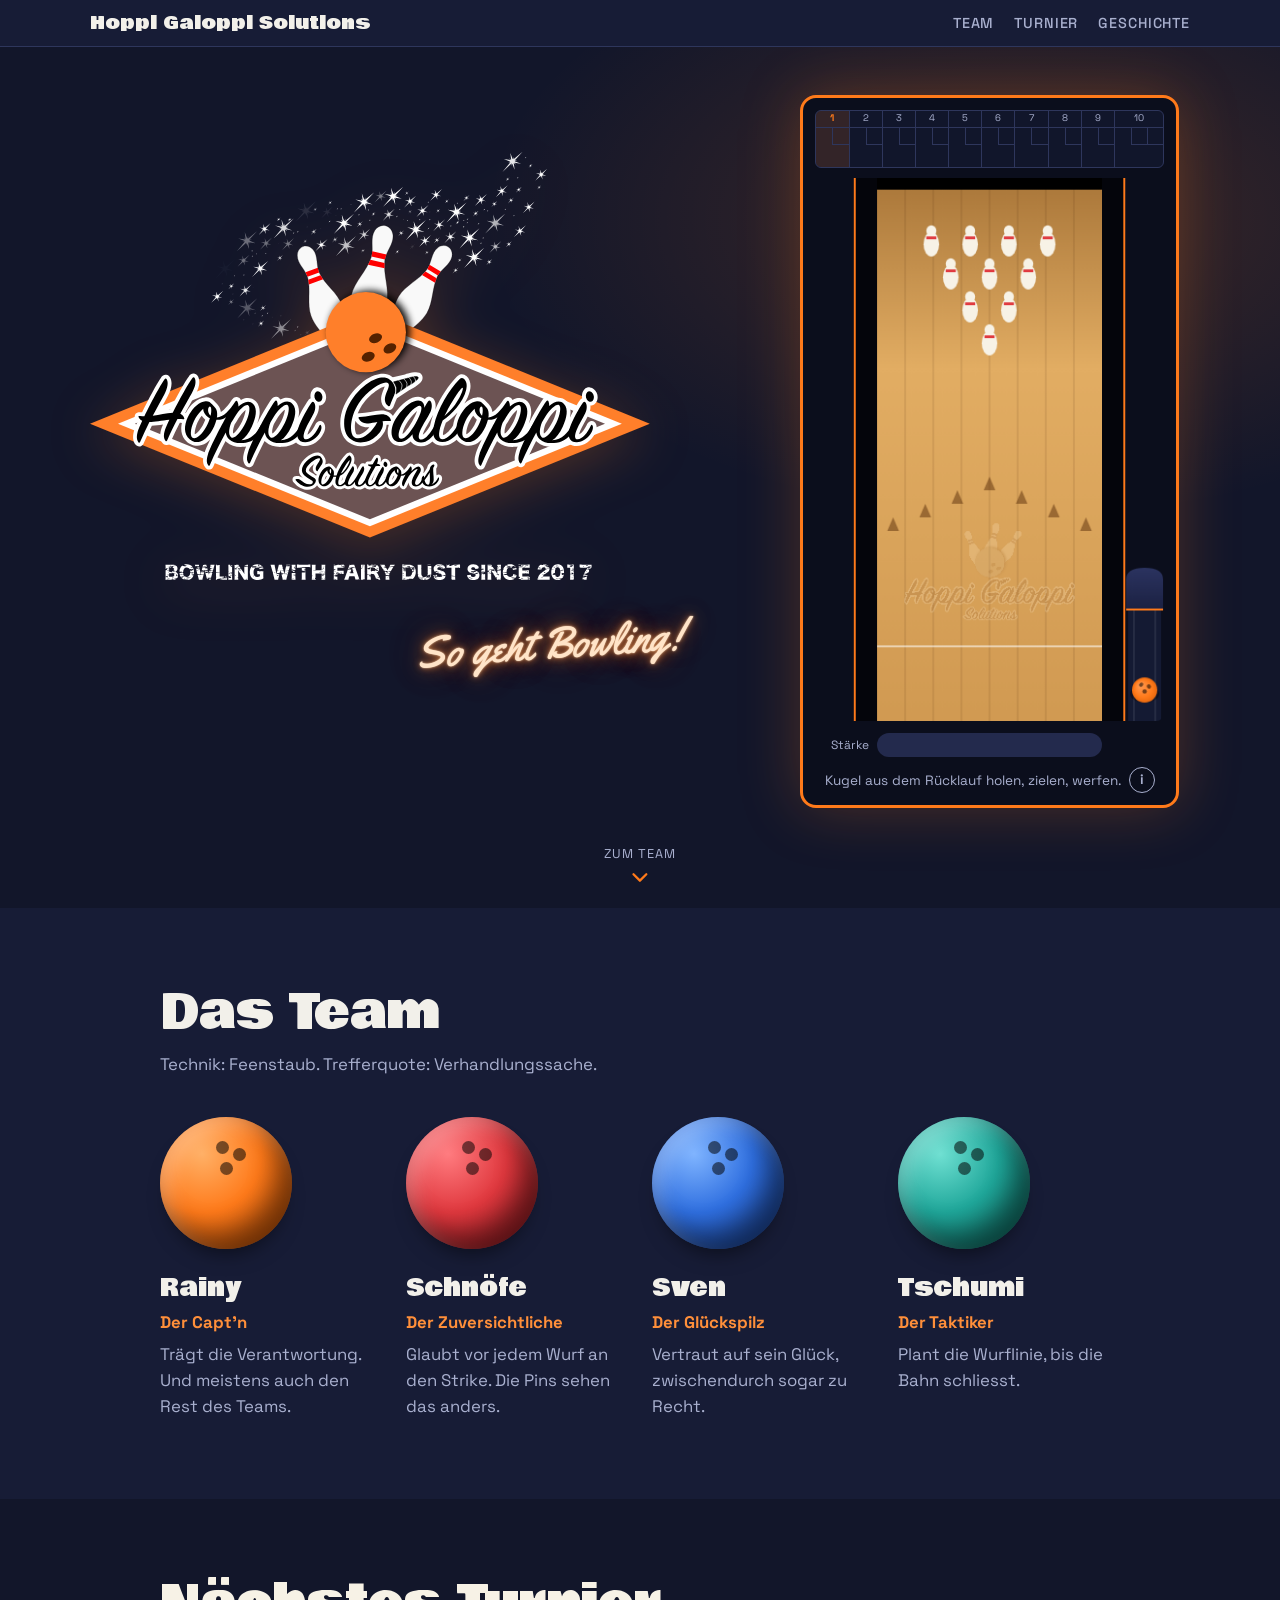
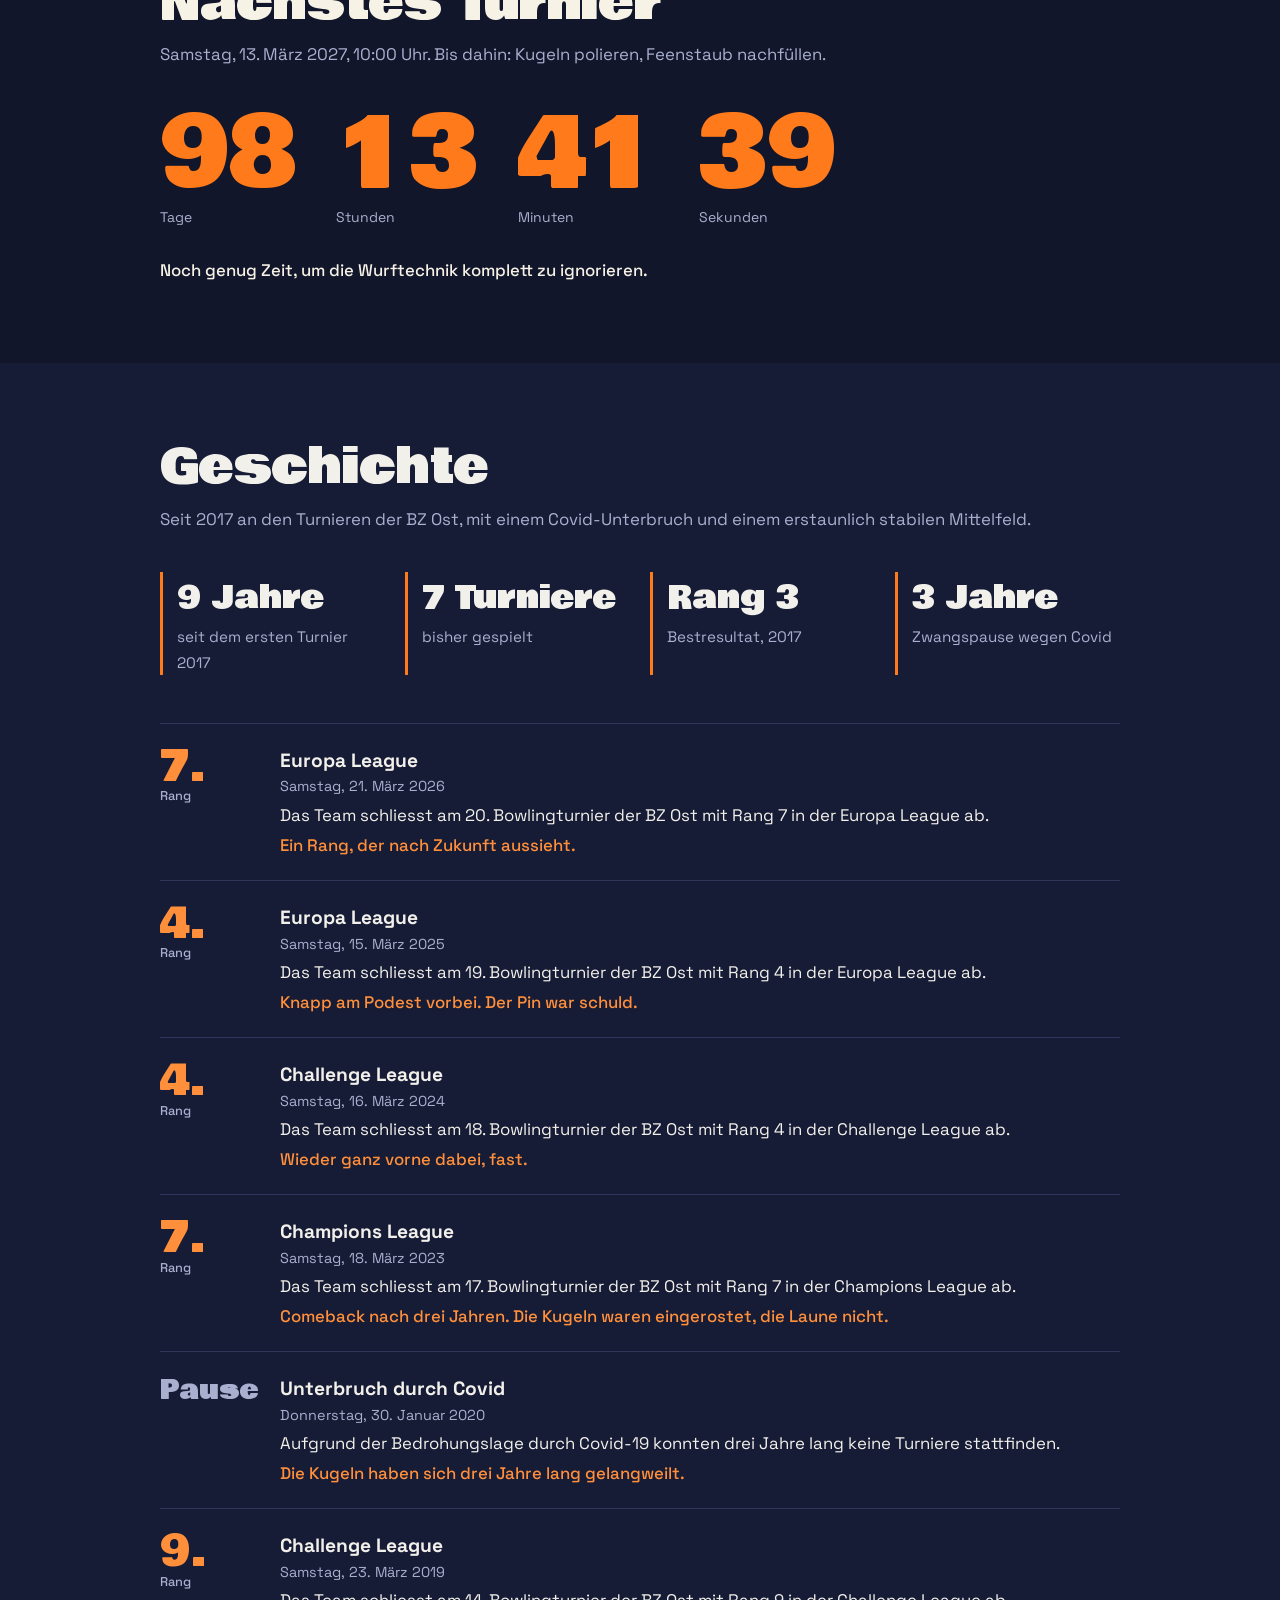
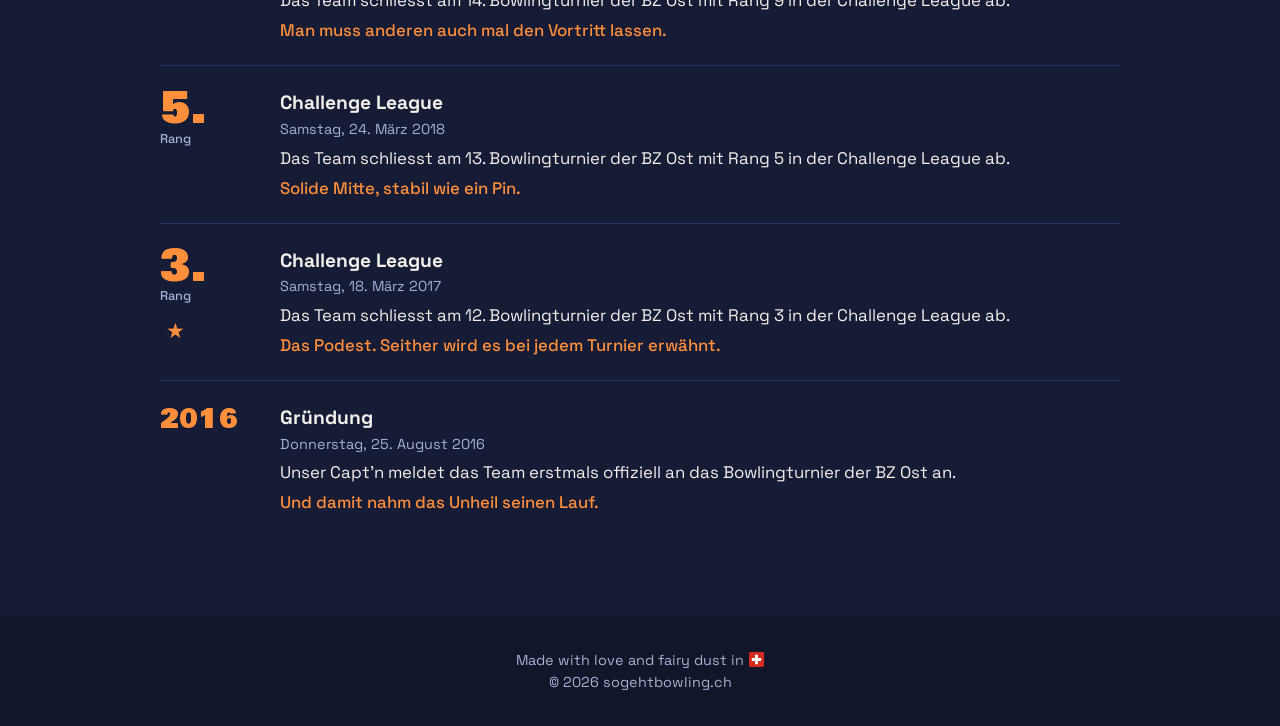
<file: index.html>
<!DOCTYPE html>
<html lang="de">
<head>
<meta charset="utf-8">
<meta name="viewport" content="width=device-width, initial-scale=1, viewport-fit=cover">
<!-- Sicherheit: nur Dateien von dieser Seite. Das kleine Skript unten ist per Hash erlaubt; wer es ändert, muss den Hash
     nachführen (node --test meldet den neuen). Inline-Styles sind erlaubt (Teamkugeln, Comic-Einblendungen). -->
<meta http-equiv="Content-Security-Policy" content="default-src 'self'; script-src 'self' 'sha256-ziE/uYNQgAbfCmxZJjZJPwkV/LD13afWsHB6LBNH8mQ='; style-src 'self' 'unsafe-inline'; img-src 'self' blob: data:; font-src 'self'; connect-src 'self'; object-src 'none'; base-uri 'none'; form-action 'none'">
<meta name="referrer" content="strict-origin-when-cross-origin">
<meta name="color-scheme" content="dark">
<meta name="theme-color" content="#171c36">
<title>Hoppi Galoppi Solutions Bowling Team</title>
<link rel="preload" href="assets/fonts/BowlbyOne-Regular.woff2" as="font" type="font/woff2" crossorigin>
<link rel="preload" href="assets/fonts/SpaceGrotesk-VariableFont_wght.woff2" as="font" type="font/woff2" crossorigin>
<link rel="preload" href="assets/fonts/Yellowtail-Regular.woff2" as="font" type="font/woff2" crossorigin>
<meta name="description" content="Hoppi Galoppi Solutions: das Hobby-Bowlingteam mit Feenstaub. Seit 2017 an den Turnieren der BZ Ost.">
<link rel="icon" href="assets/logo.svg?v=2" type="image/svg+xml">
<!-- Vorschau beim Teilen (Open Graph, X/Twitter): Bild 1200 × 630, absolute Adressen nötig -->
<meta property="og:type" content="website">
<meta property="og:url" content="https://sogehtbowling.ch/">
<meta property="og:title" content="Hoppi Galoppi Solutions Bowling Team">
<meta property="og:description" content="Bowling with fairy dust since 2017.">
<meta property="og:image" content="https://sogehtbowling.ch/assets/og.png?v=2">
<meta property="og:image:width" content="1200">
<meta property="og:image:height" content="630">
<meta property="og:image:alt" content="Logo von Hoppi Galoppi Solutions: Bowlingkugel trifft drei Pins, darunter der Schriftzug in einer orangen Raute, umgeben von Feenstaub.">
<meta property="og:locale" content="de_CH">
<meta property="og:site_name" content="sogehtbowling.ch">
<meta name="twitter:card" content="summary_large_image">
<link rel="stylesheet" href="css/styles.css">
<script>if(!matchMedia('(prefers-reduced-motion:reduce)').matches)document.documentElement.classList.add('lane-off')</script>
</head>
<body>
<header class="nav"><div class="bar">
<a class="brand" href="#top">Hoppi Galoppi Solutions</a>
<button class="burger" type="button" aria-label="Menü" aria-expanded="false" aria-controls="menu"><span></span></button>
<nav id="menu"><a href="#team">Team</a><a href="#turnier">Turnier</a><a href="#geschichte">Geschichte</a></nav>
</div></header>
<main id="top">
<section class="hero"><div class="hg">
<div class="lc">
<h1 class="logo"><span class="lg"><img src="assets/logo.svg?v=2" alt="Hoppi Galoppi Solutions. Bowling with fairy dust since 2017." width="540" height="413"><i class="hornglint" aria-hidden="true"></i></span></h1>
<p class="tag"><em>So geht Bowling!</em></p>
<div class="playwrap"><button class="playbtn" type="button">Zur Bowlingbahn</button></div>

</div>
<div class="monitor">
<div class="sheet" id="sheet" role="status" aria-label="Spielstand"></div>
<div class="lw"><button class="xbtn" type="button" aria-label="Spiel schliessen">×</button><canvas id="lane" role="img" aria-label="Bowlingbahn: Kugel aus dem Rücklauf rechts holen, dann nach vorne ziehen und loslassen zum Werfen. Gespielt wird mit Maus oder Touch."></canvas><div id="pow" class="pow" aria-hidden="true"></div><div id="toast" class="toast" role="status"><b></b><span></span></div><button id="share" class="share" type="button" hidden>Teilen</button>
<div id="howto" class="howto" role="dialog" aria-label="Spielanleitung"><b>So wird gespielt</b><ol>
<li><em>Kugel holen:</em> Klick auf die Kugel im Rücklauf, um sie in die Mitte fallen zu lassen - ziehen legt sie an eine gewünschte Stelle. Auf der Bahn lässt sie sich weiter verschieben, Doppeltipp bringt sie zurück in die Mitte.</li>
<li><em>Zielen und werfen:</em> Irgendwo auf die Bahn drücken und nach vorne ziehen, mit links und rechts die gewünschte Richtung geben. Mehr Wucht zittert mehr. Loslassen wirft.</li>
</ol></div></div>
<div class="pw"><span class="lbl">Stärke</span><div class="bar"><i id="pf"></i><b id="pv"></b></div></div>
<p class="hint"><span>Kugel aus dem Rücklauf holen, zielen, werfen.</span><button class="info" type="button" aria-expanded="false" aria-controls="howto" aria-label="Spielanleitung">i</button></p>
</div>
</div><a class="scroll" href="#team" aria-label="Weiter zum Team">Zum Team<svg viewBox="0 0 24 24" width="22" height="22" aria-hidden="true"><path d="M5 9l7 7 7-7" fill="none" stroke="currentColor" stroke-width="2.5" stroke-linecap="round" stroke-linejoin="round"/></svg></a></section>

<section id="team"><div class="wrap">
<h2>Das Team</h2>
<p class="sub" id="teamSub"></p>
<div class="team" id="teamList"></div>
</div></section>

<section id="turnier" class="turnier"><div class="wrap">
<h2>Nächstes Turnier</h2>
<p class="sub" id="turnierText"></p>
<div class="cd" role="timer" aria-live="off"><div><b id="cdD">00</b><small>Tage</small></div><div><b id="cdH">00</b><small>Stunden</small></div><div><b id="cdM">00</b><small>Minuten</small></div><div><b id="cdS">00</b><small>Sekunden</small></div></div>
<p id="cdmsg"></p>
</div></section>

<section id="geschichte"><div class="wrap">
<h2>Geschichte</h2>
<p class="sub" id="histSub"></p>
<div class="stats" id="stats"></div>
<ol class="hist" id="hist"></ol>
</div></section>
</main>
<footer><div>Made with love and fairy dust in <svg viewBox="0 0 32 32" width="15" height="15" role="img" aria-label="Schweiz" style="vertical-align:-2px;margin:0 1px"><rect width="32" height="32" rx="3" fill="#d52b1e"/><path d="M13 6h6v7h7v6h-7v7h-6v-7H6v-6h7z" fill="#fff"/></svg></div><div>© 2026 sogehtbowling.ch</div></footer>

<script src="js/site.js" defer></script>
<script src="js/rules.js" defer></script>
<script src="js/comics.js" defer></script>
<script src="js/share.js" defer></script>
<script src="js/physics.js" defer></script>
<script src="js/game.js" defer></script>
</body>
</html>
</file>
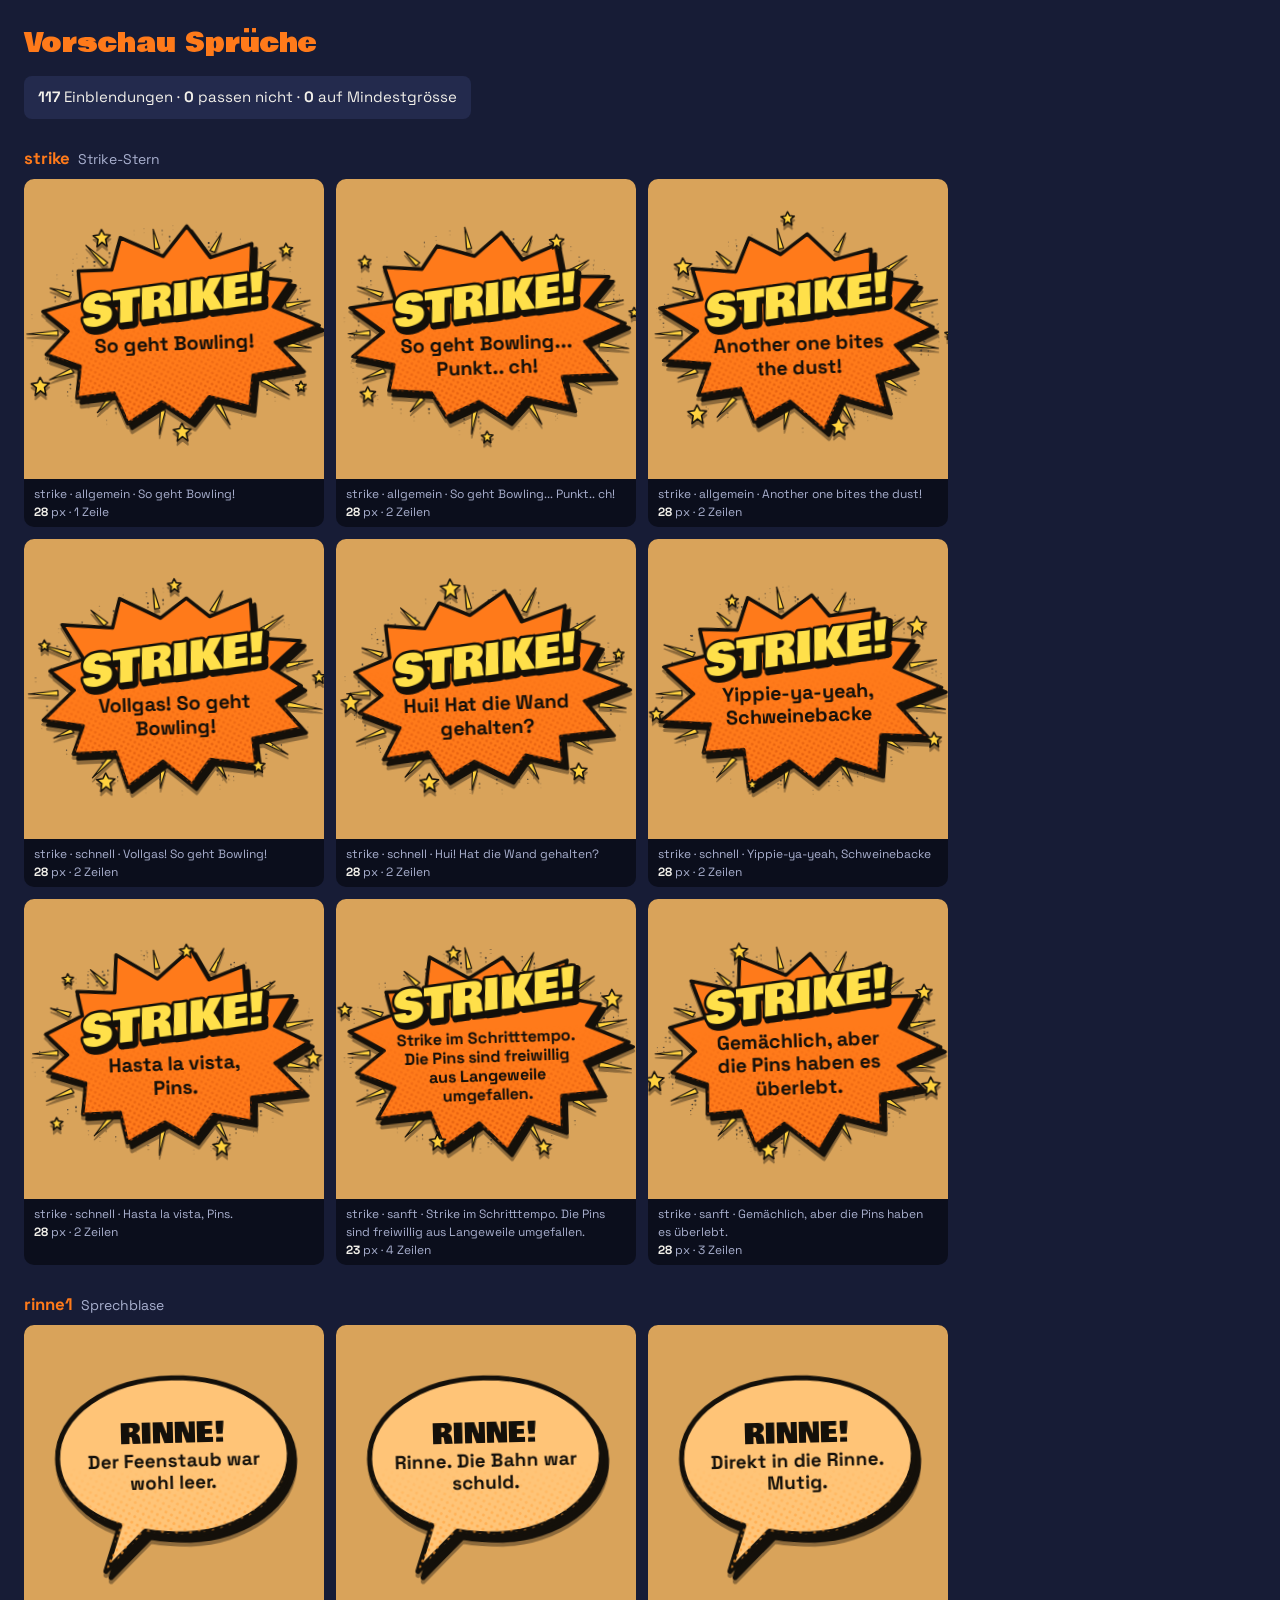
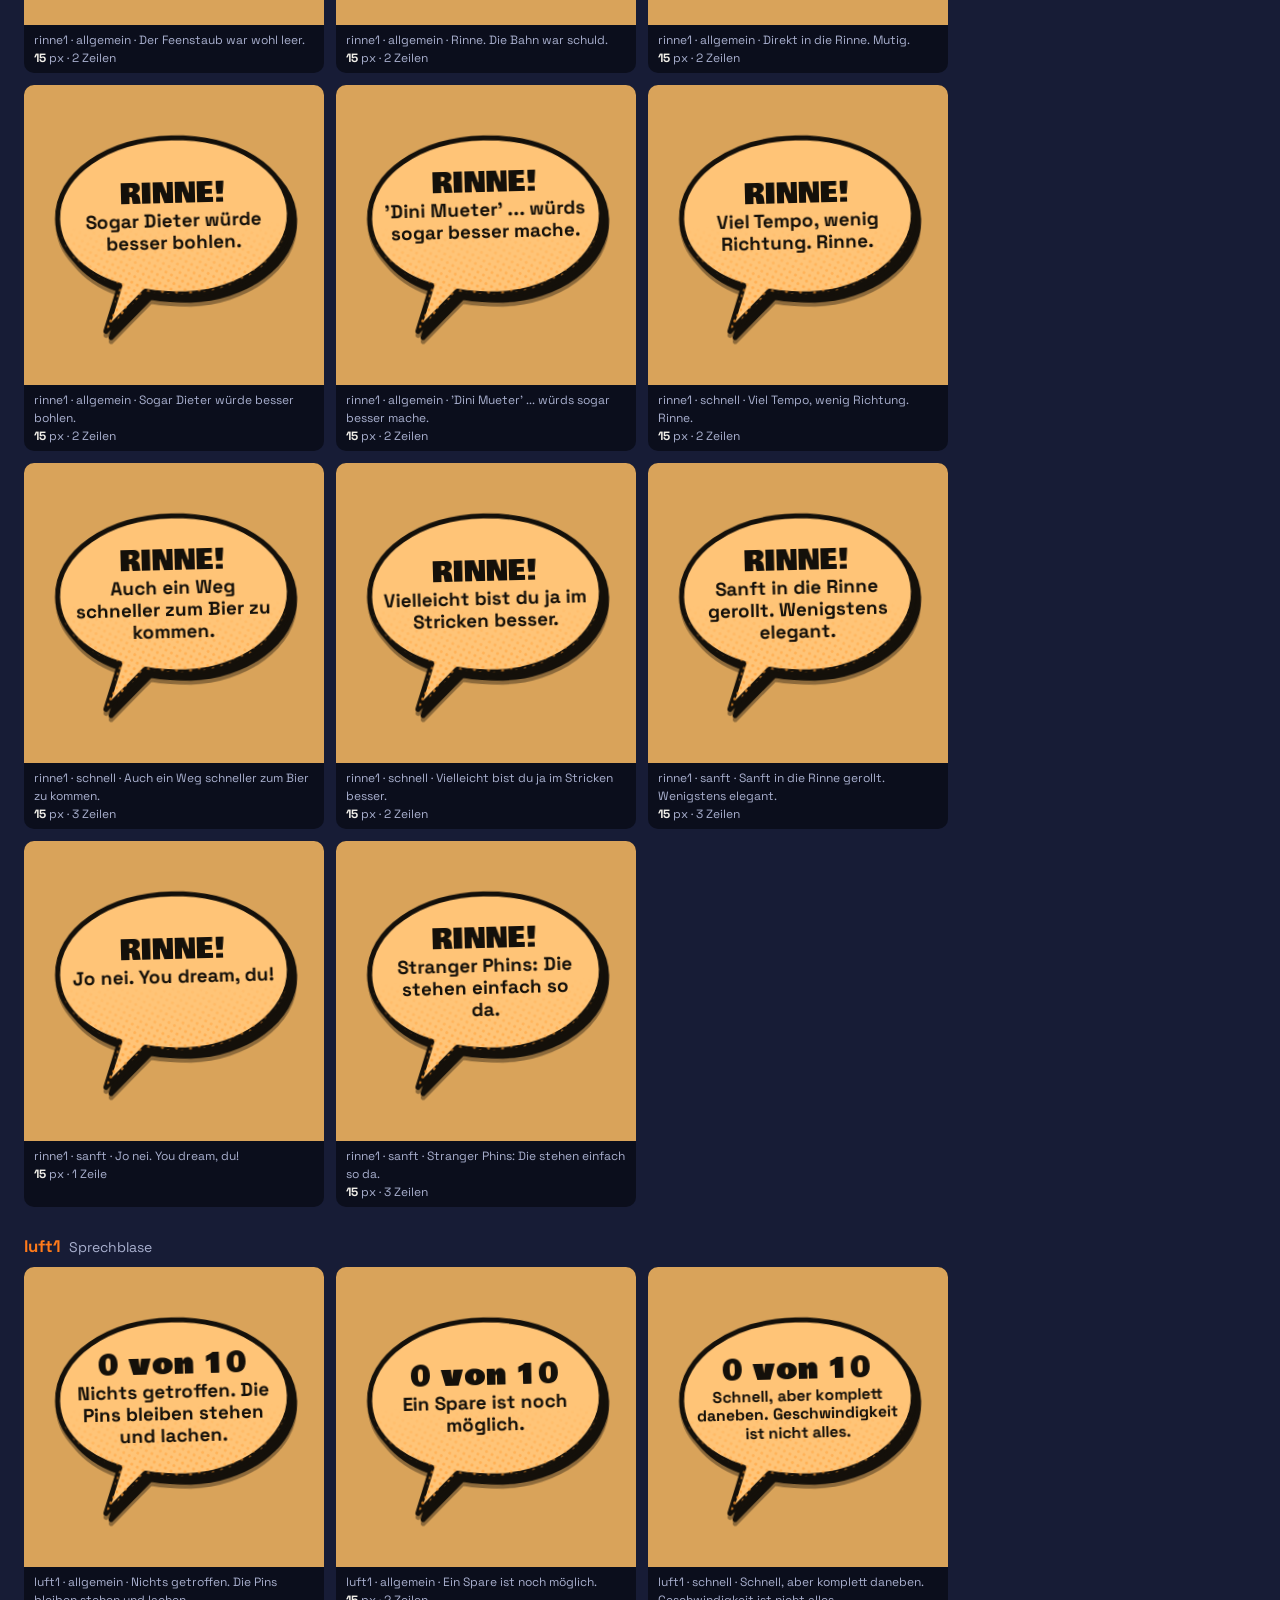
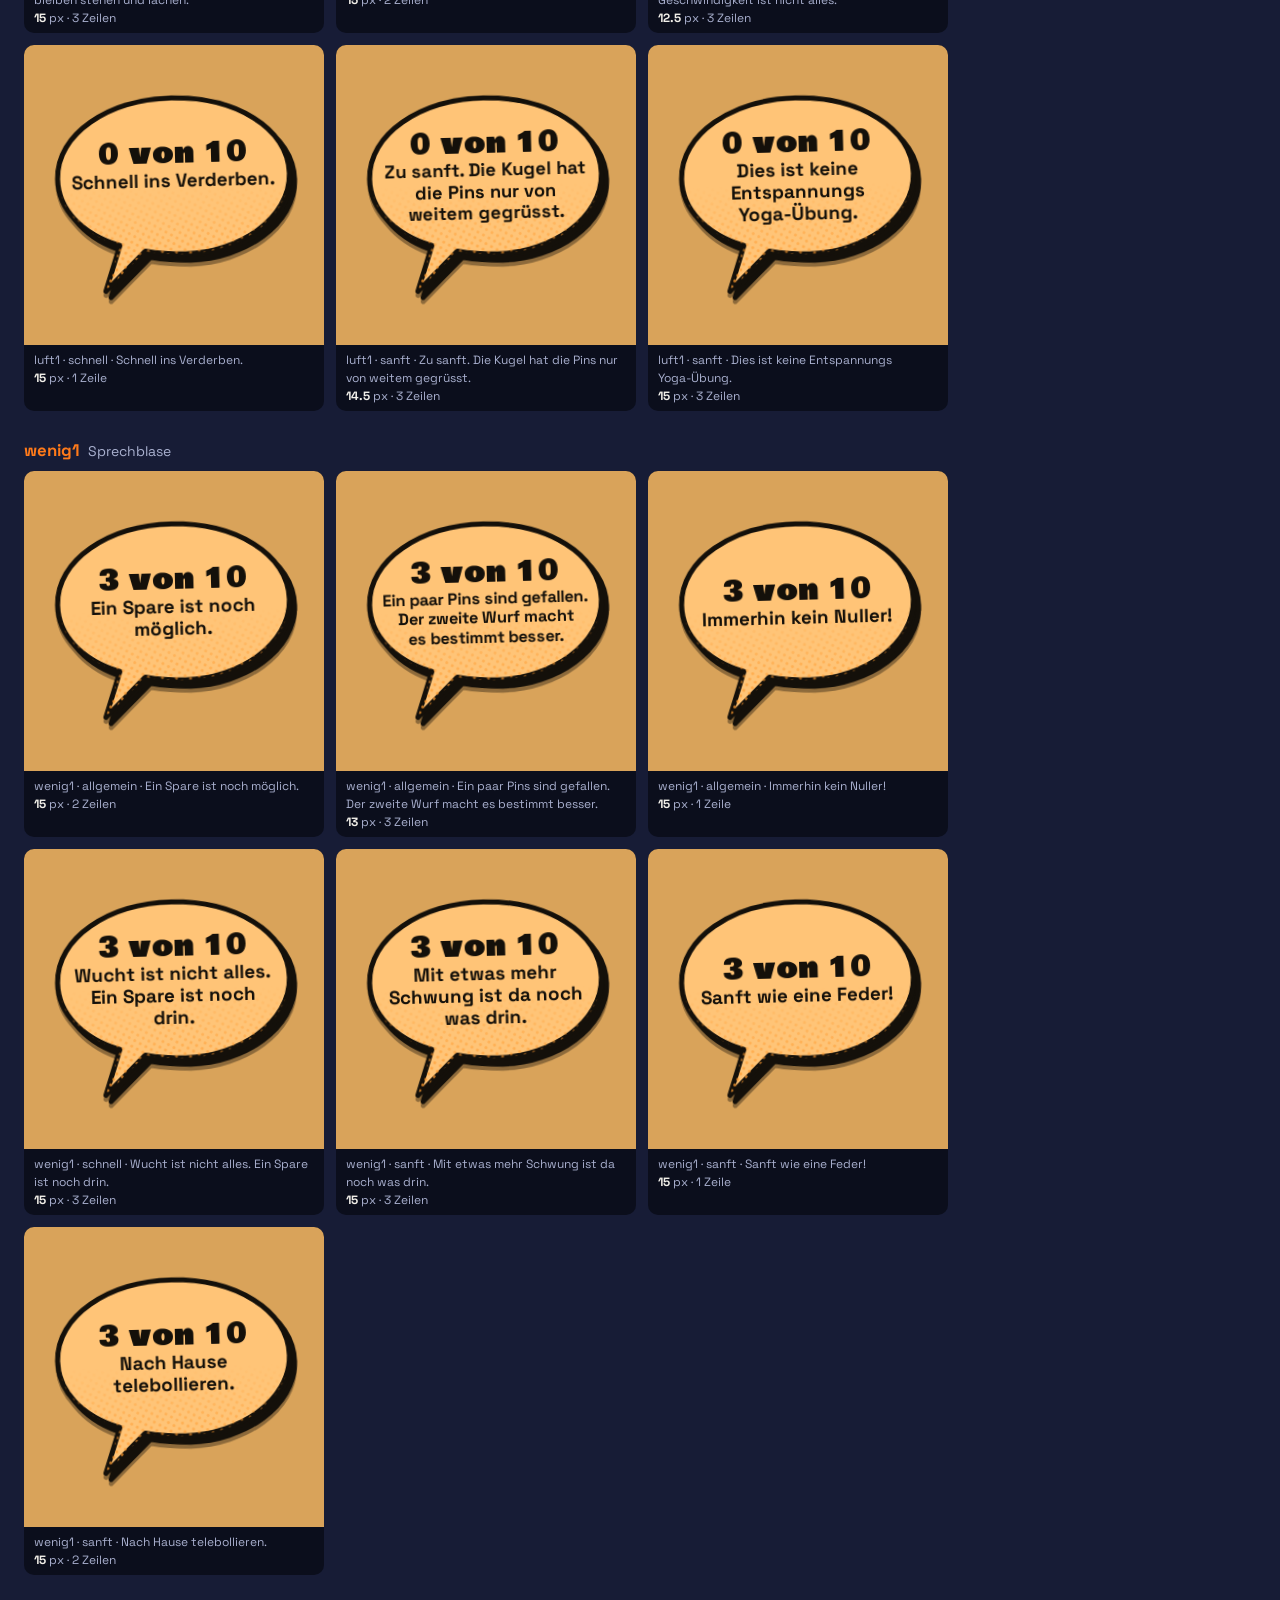
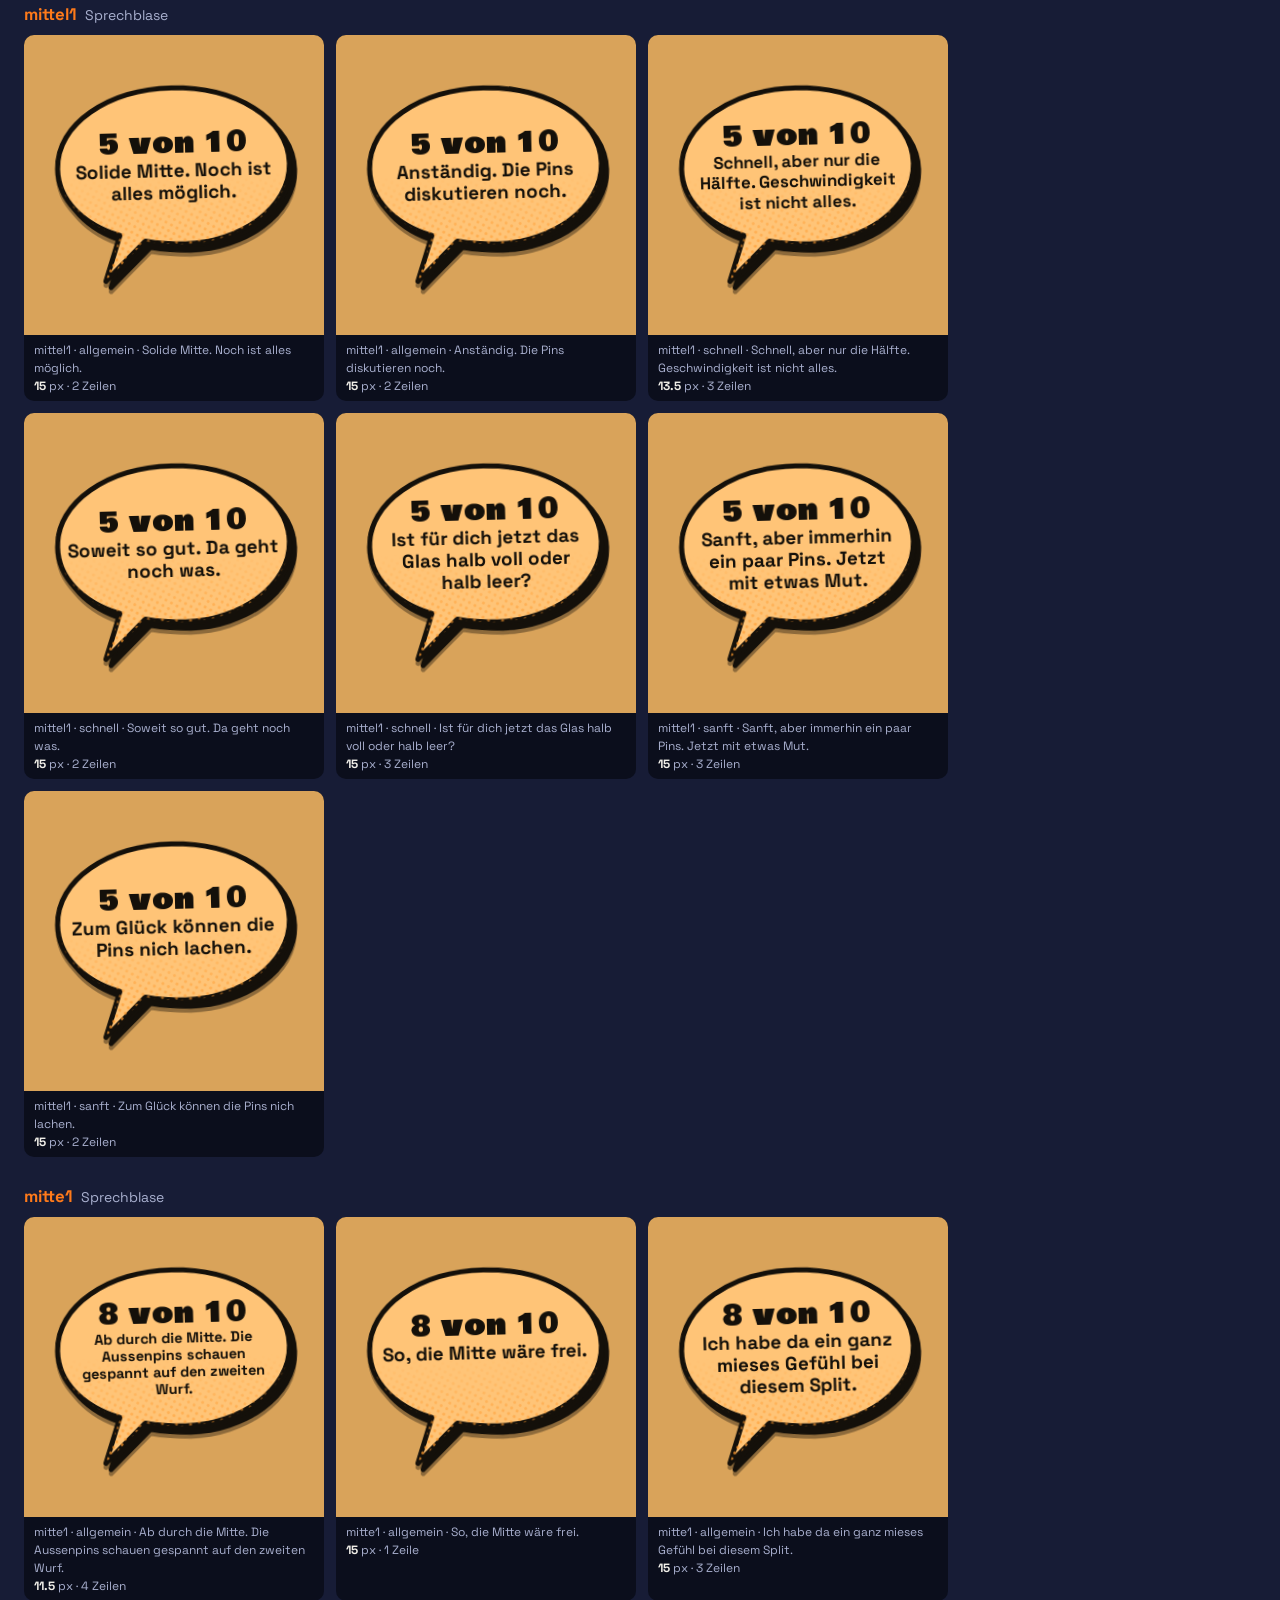
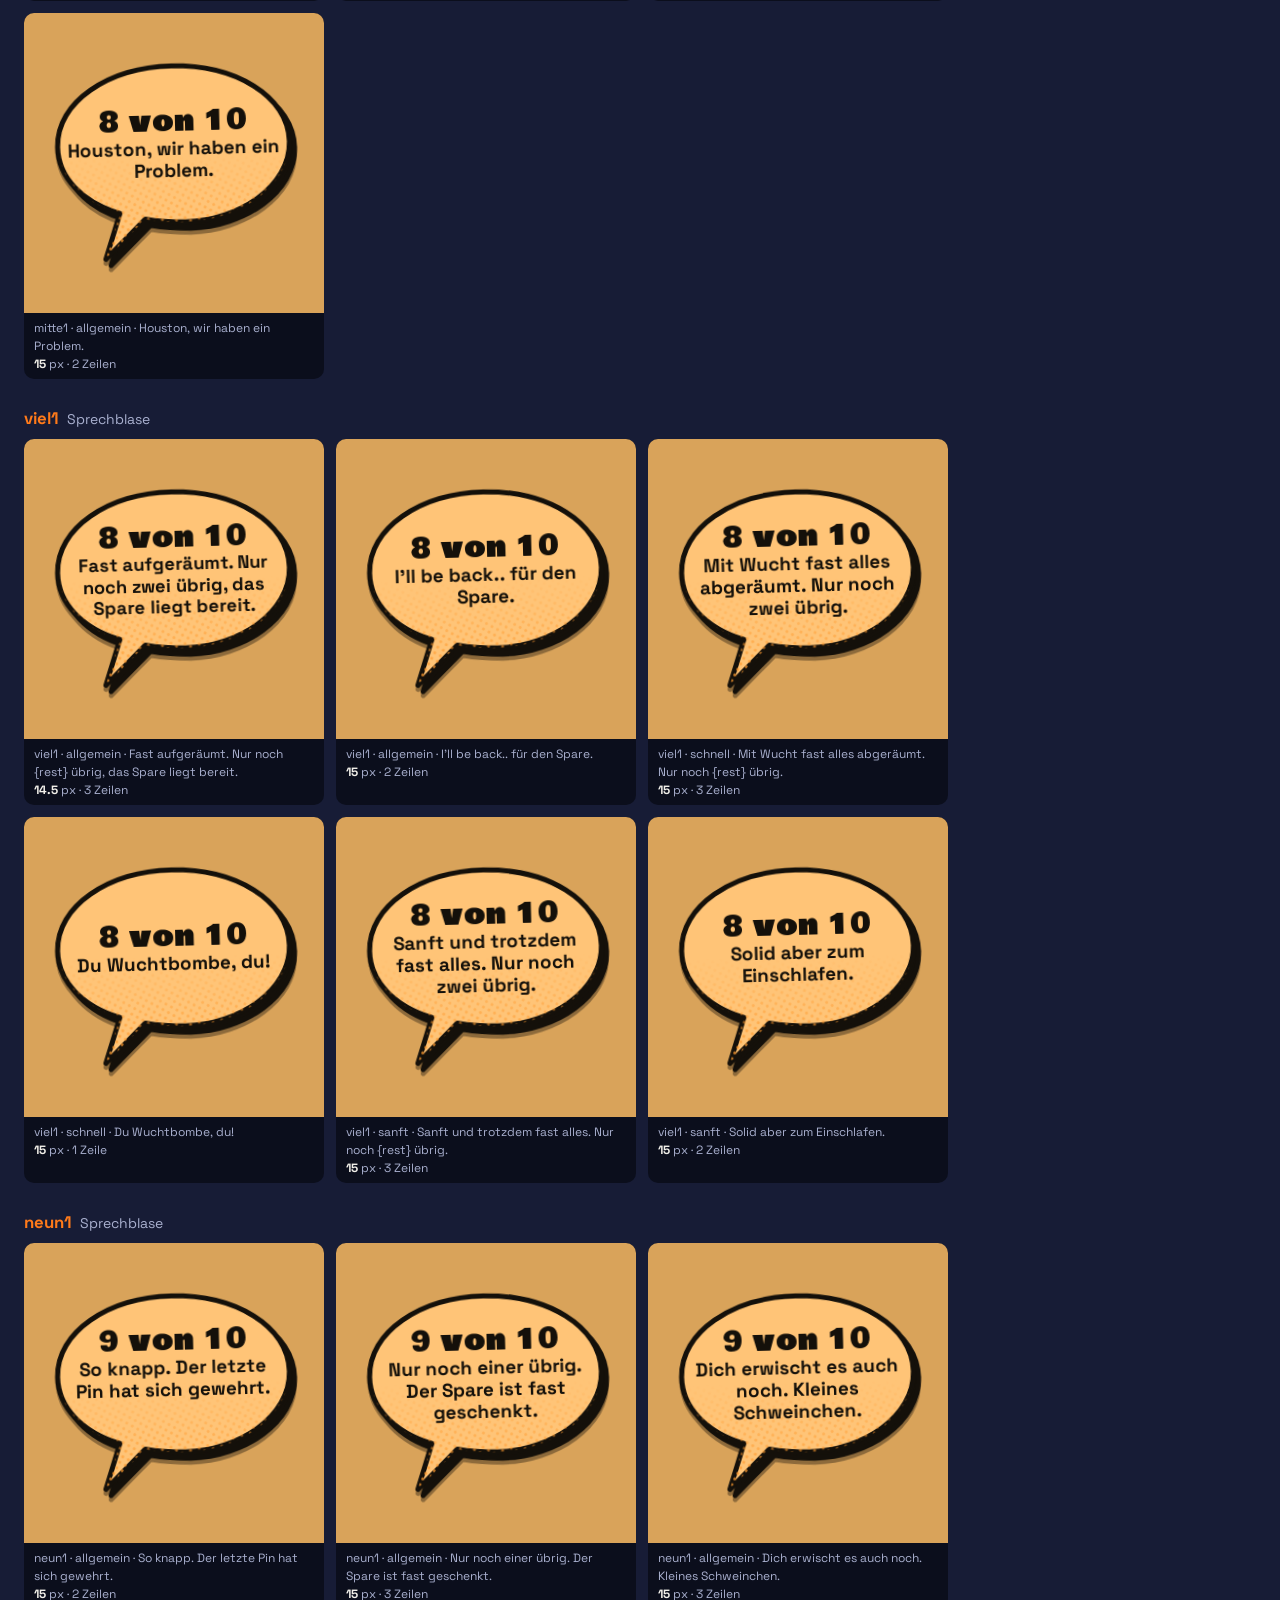
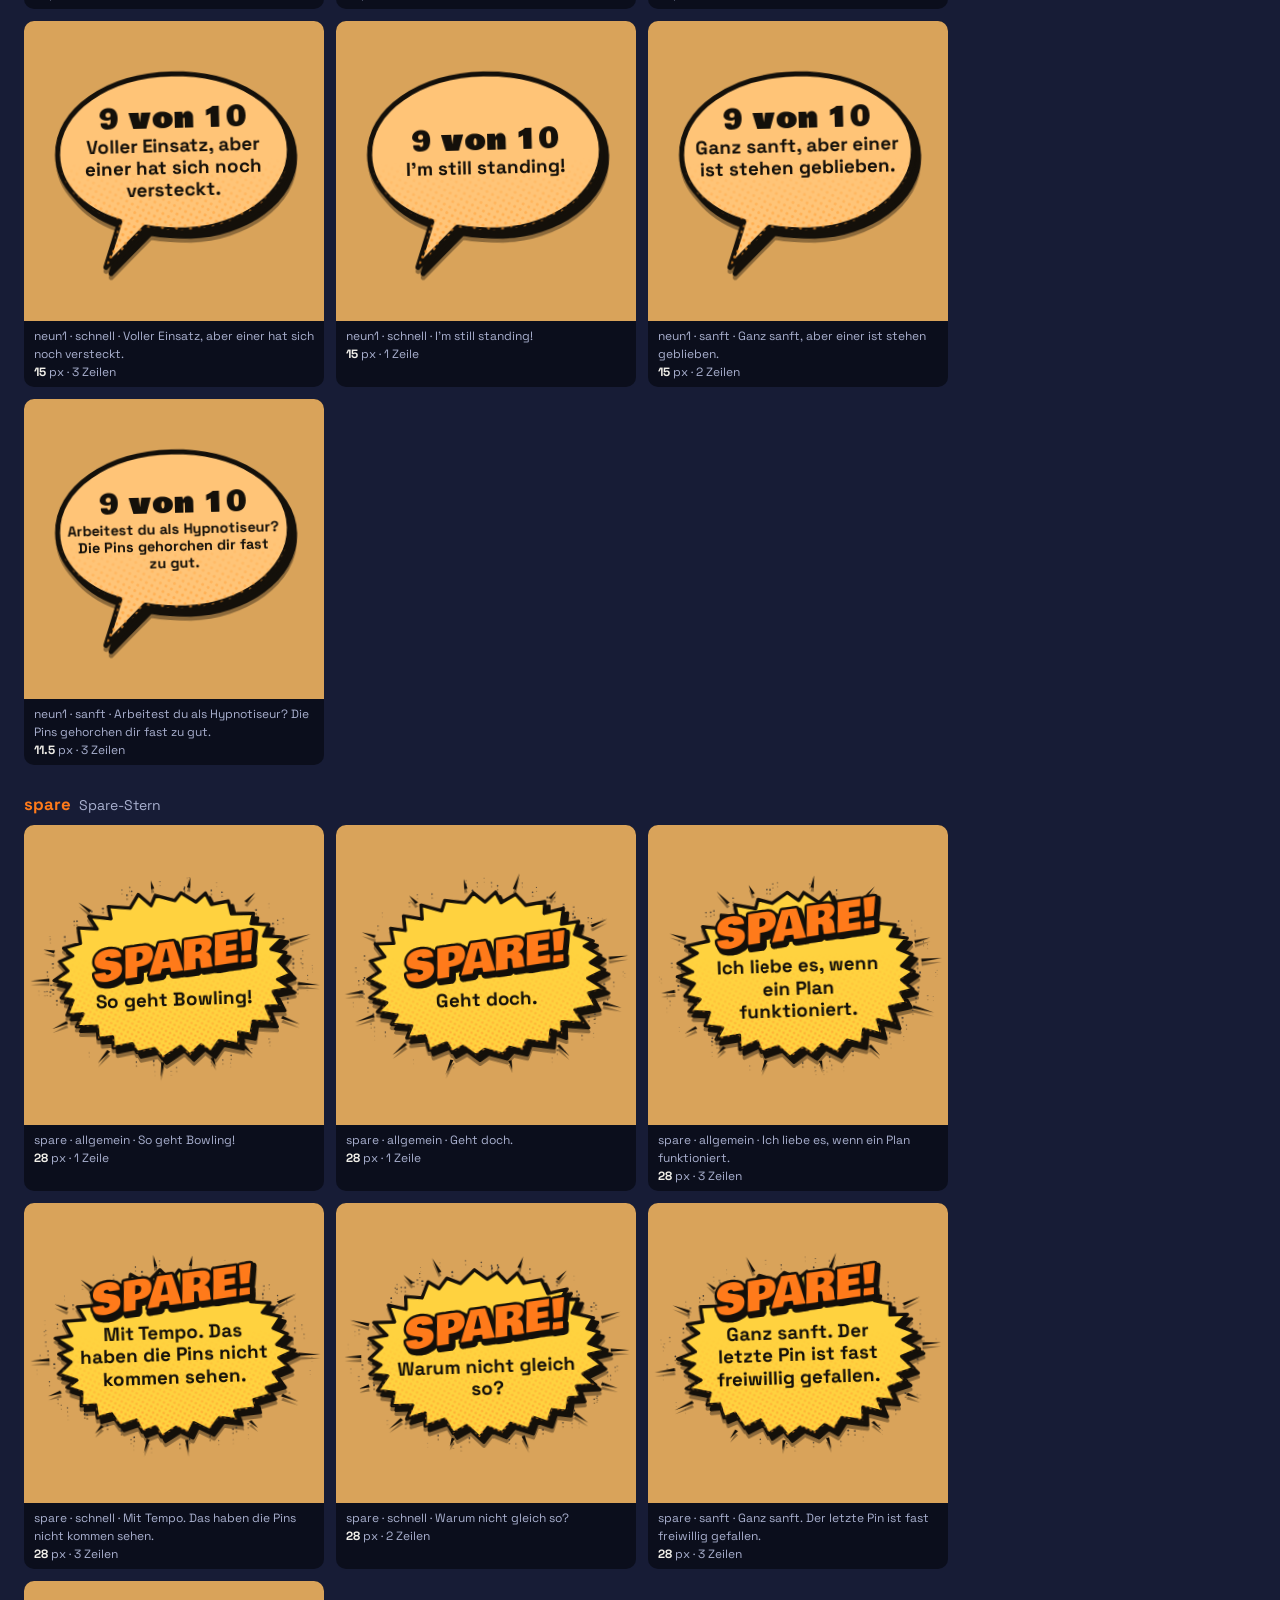
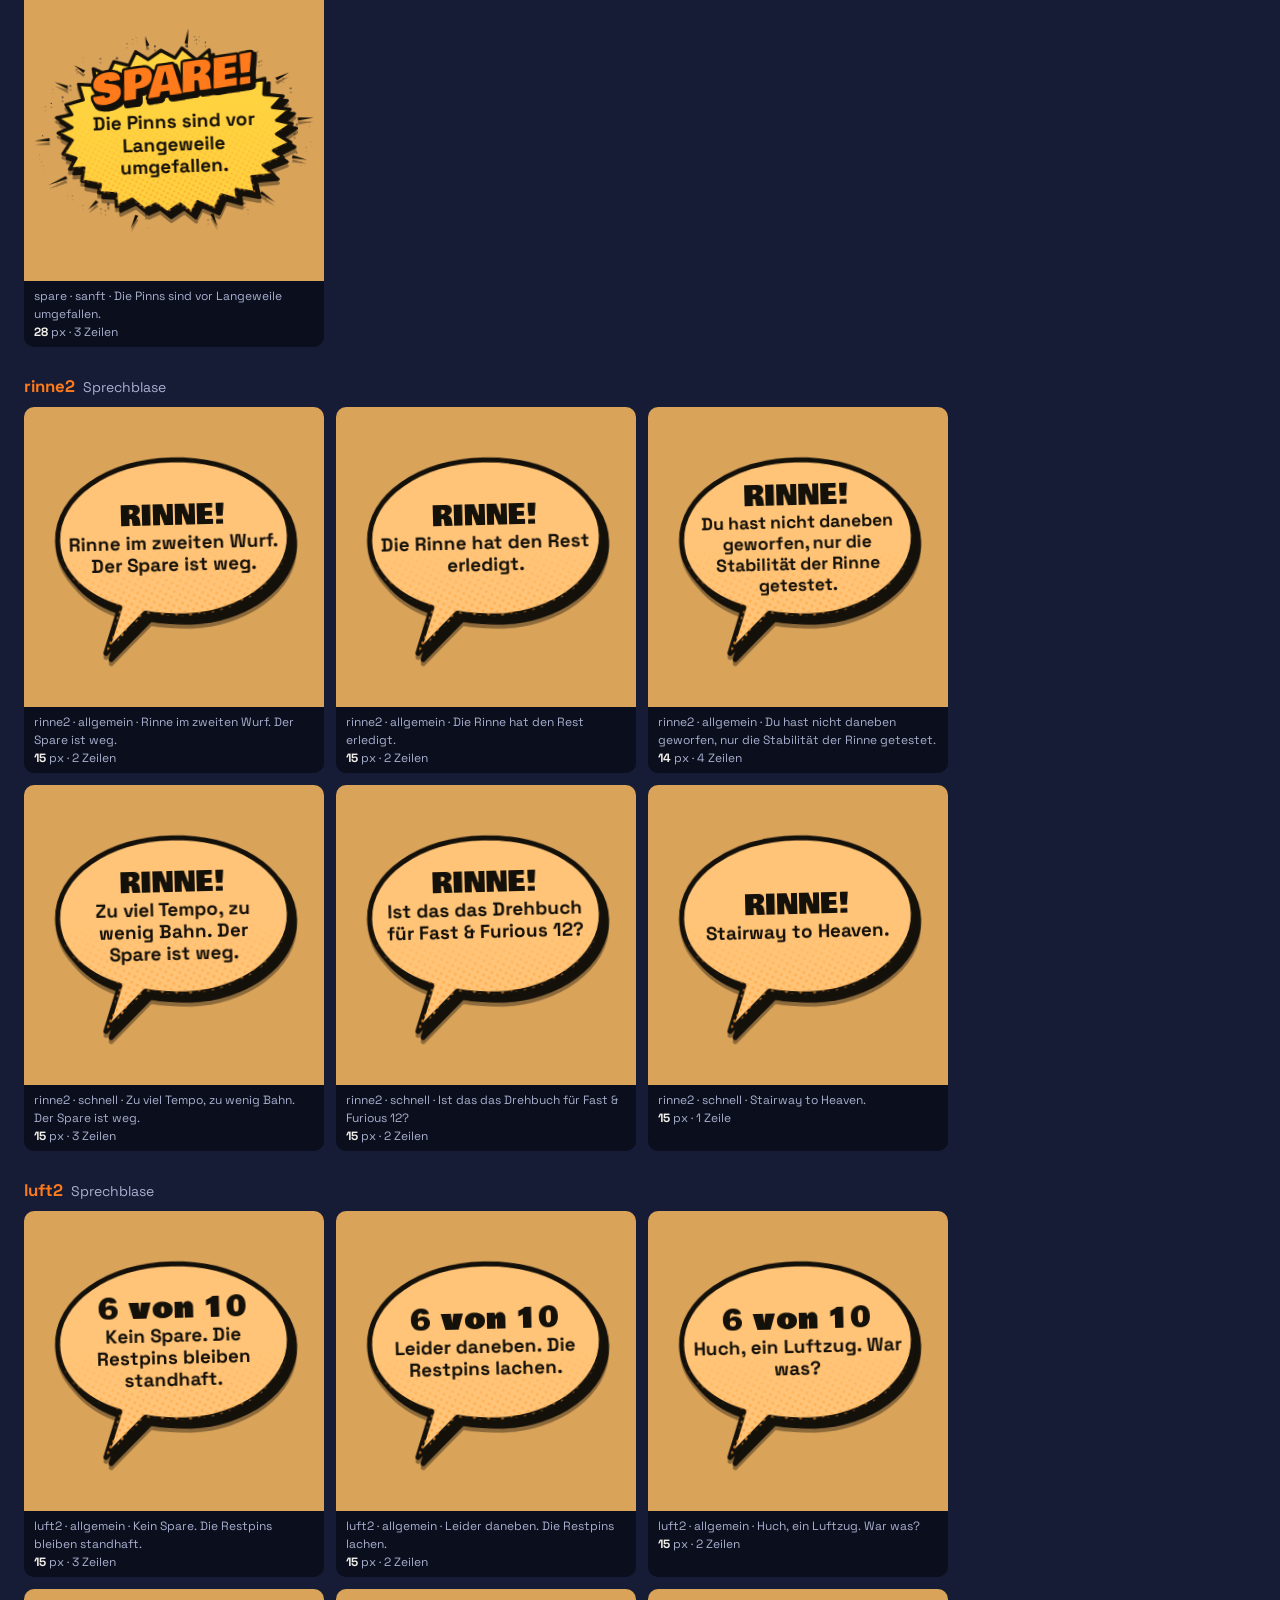
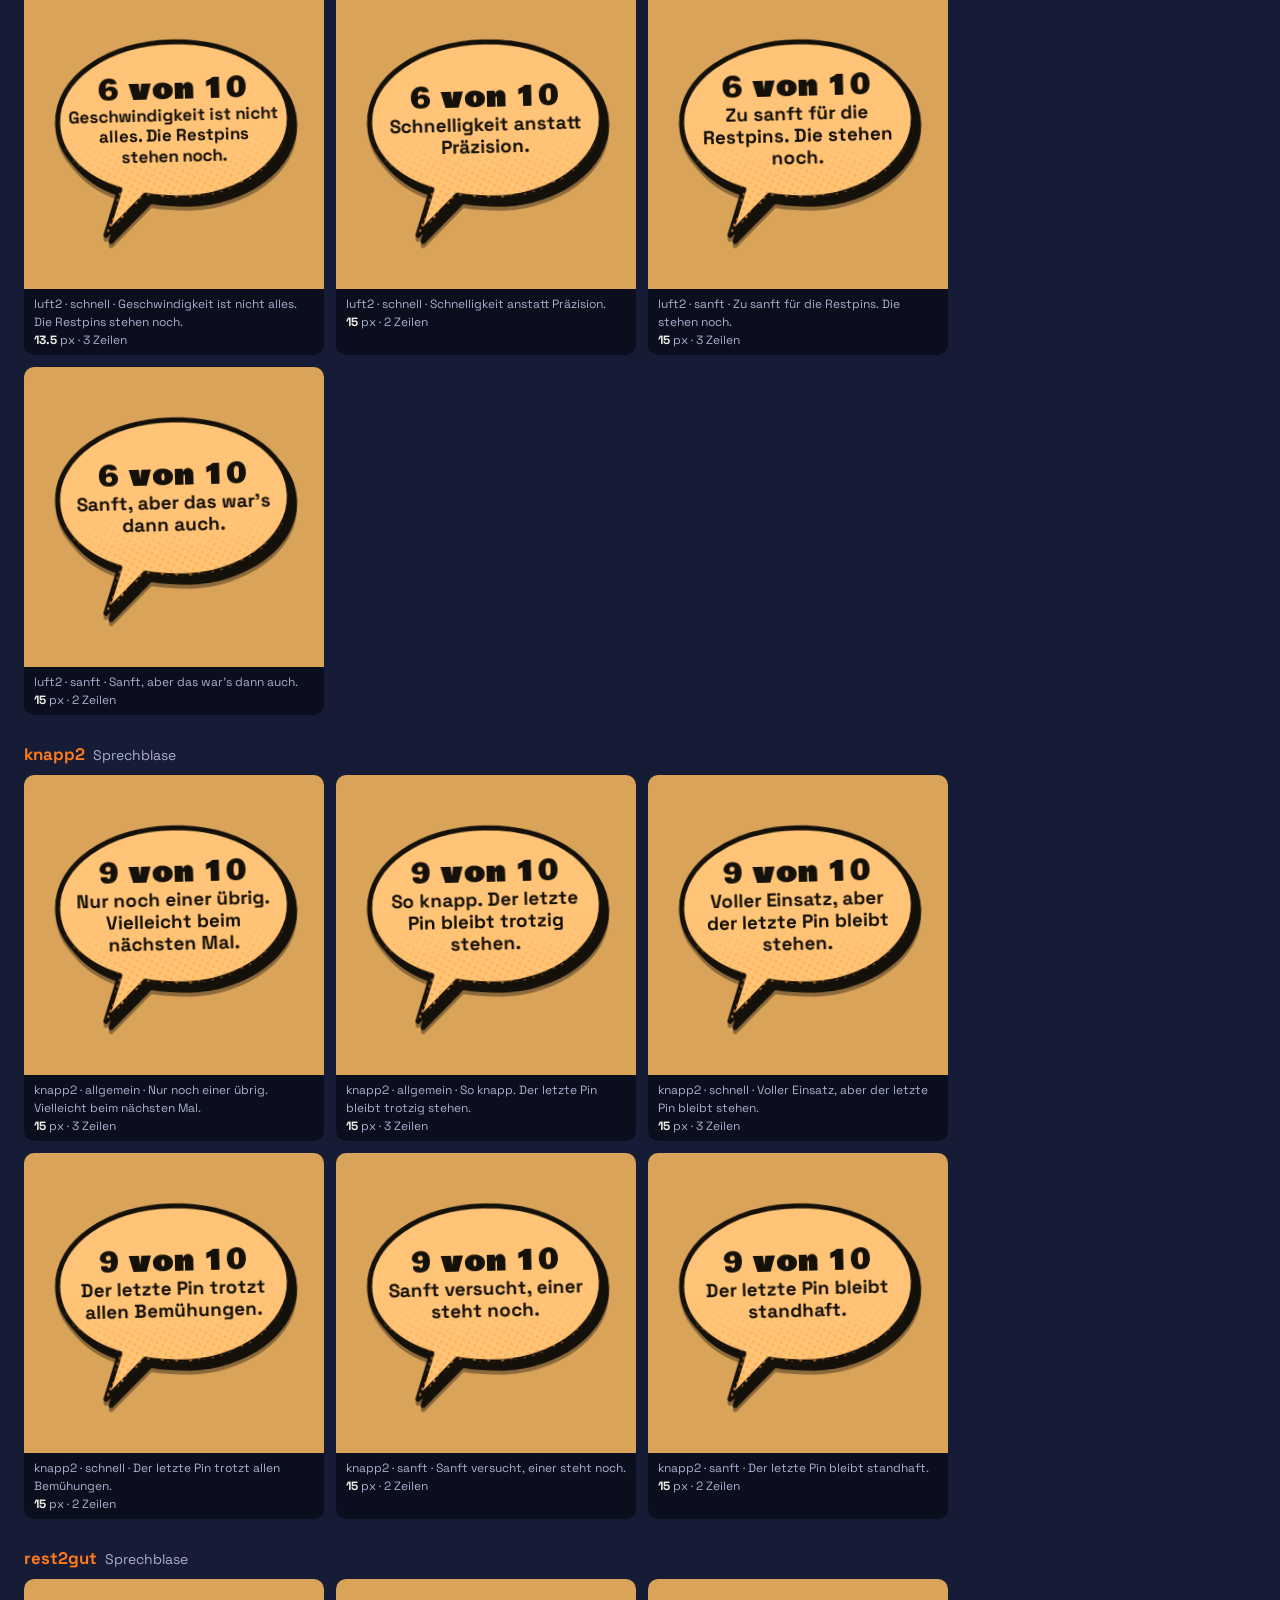
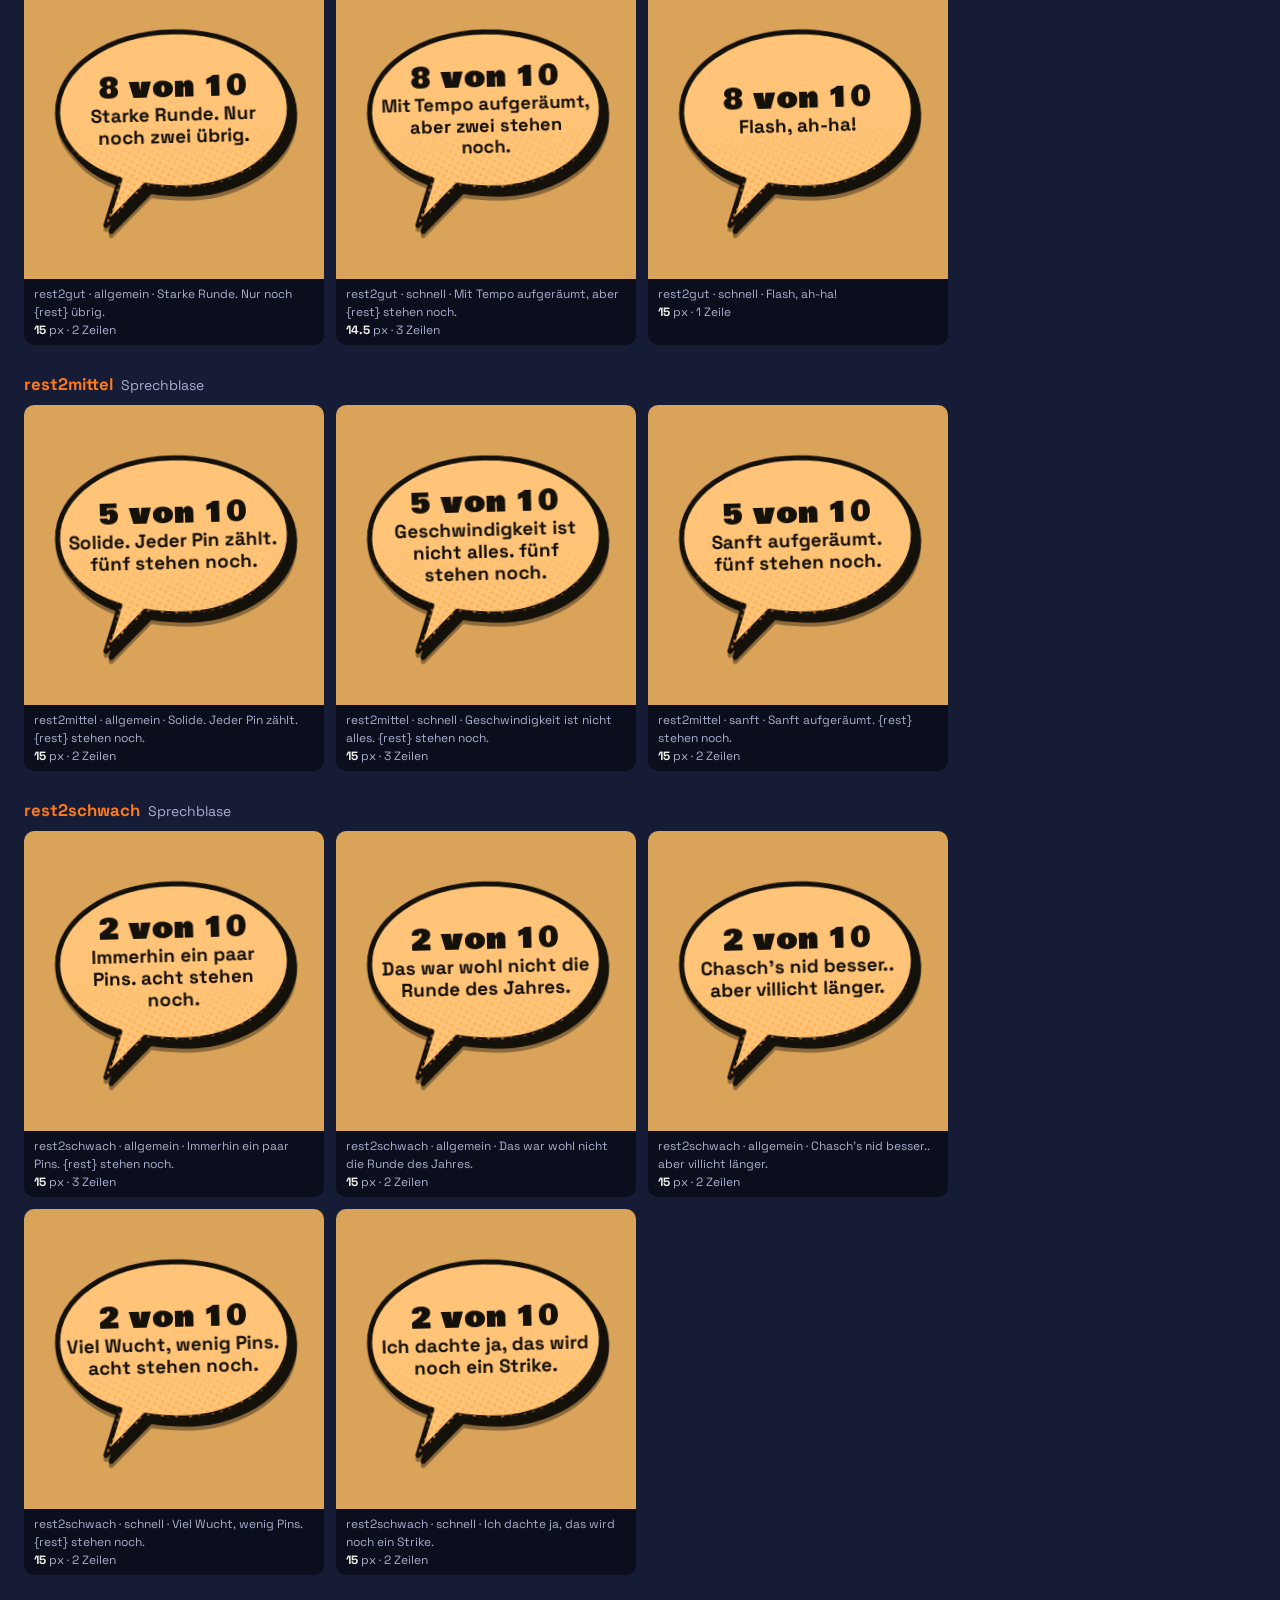
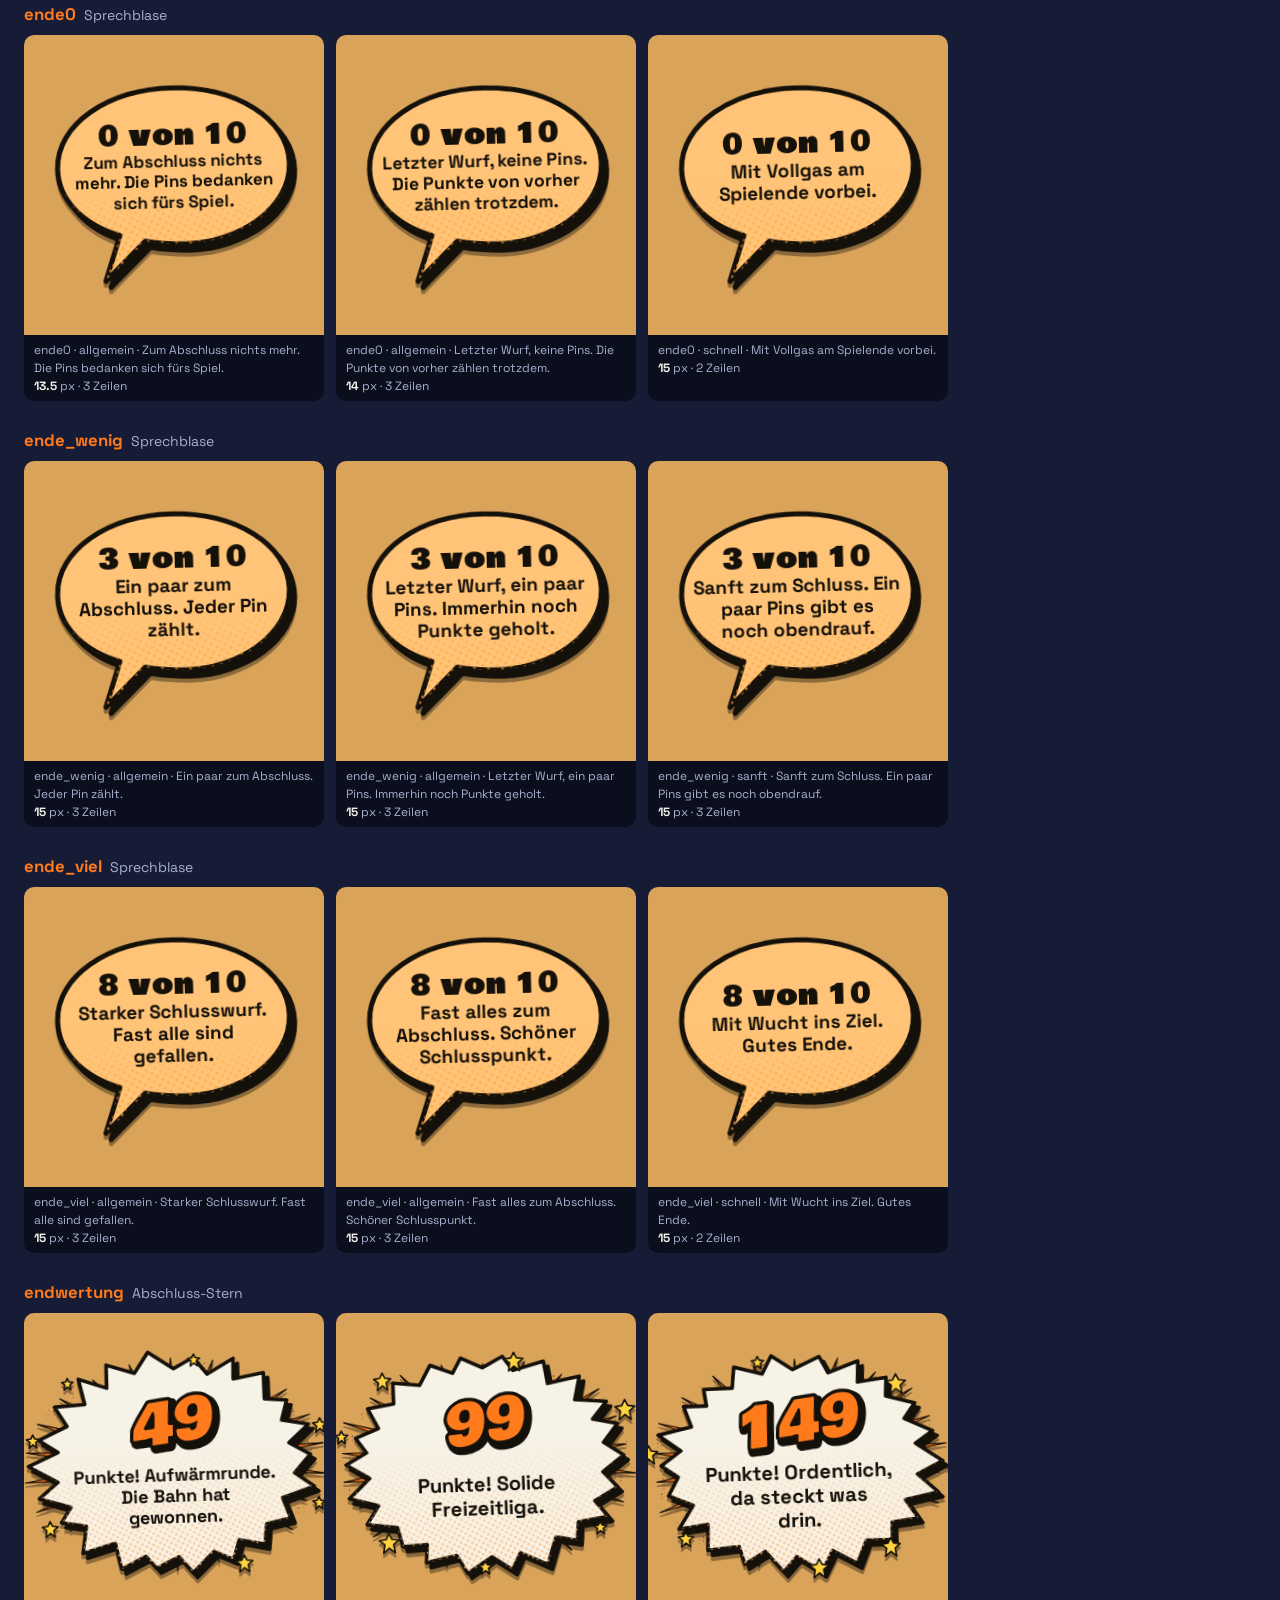
<file: tests/vorschau.html>
<!doctype html>
<html lang="de">
<head>
<meta charset="utf-8">
<meta name="viewport" content="width=device-width,initial-scale=1">
<title>Vorschau Sprüche</title>
<!--
  Zeigt jeden Spruch aus content.json in seiner echten Einblendung (gleicher Code wie im Spiel: js/comics.js).
  Öffnen über einen lokalen Server im Projektordner:
    python3 -m http.server 8000   →   http://localhost:8000/tests/vorschau.html
  Markierungen: rot = Text passt nicht in die Form, gelb = Schrift auf Mindestgrösse geschrumpft.
  Der automatische Test (tests/layout.test.js) liest das Ergebnis aus #ergebnis.
  Am Ende die Bilder zum Teilen (js/share.js) mit festen Beispielspielen, auf einer einfachen Holzfläche statt der echten Bahn.
  Die echte Bahn zeigt das Spiel selbst mit index.html?ende (siehe README).
-->
<link rel="stylesheet" href="../css/styles.css">
<style>
 body{background:#171c36;color:#f2f0ea;font:400 15px/1.5 "Space Grotesk",system-ui,sans-serif;margin:0;padding:24px}
 h1{font:400 1.6rem "Bowlby One","Arial Black",sans-serif;margin:0 0 4px;color:#ff7a1a}
 h2{font:700 1.05rem "Space Grotesk",sans-serif;margin:28px 0 10px;color:#ff7a1a}
 h2 small{color:#a9b0cf;font-weight:400;margin-left:8px}
 #ergebnis{margin:8px 0 0;padding:10px 14px;border-radius:8px;background:#232a4d;display:inline-block}
 #ergebnis.rot{background:#7a1f1f}#ergebnis.gelb{background:#6b5410}
 .grid{display:flex;flex-wrap:wrap;gap:12px}
 .tile{width:300px;border-radius:10px;overflow:hidden;background:#0b0e1c;outline:3px solid transparent}
 .tile.rot{outline-color:#ff4d4d}.tile.gelb{outline-color:#ffd23f}
 .lane{position:relative;height:300px;background:#d9a35a}
 .meta{padding:6px 10px;font-size:12px;color:#a9b0cf;min-height:36px}
 .meta b{color:#f2f0ea;font-weight:700}
 .meta .flag{float:right;font-weight:700}.rot .flag{color:#ff4d4d}.gelb .flag{color:#ffd23f}
 /* Animationen aus: immer den Endzustand zeigen */
 .pow svg,.pow svg *{animation:none!important;opacity:1!important}
 .pow svg{transform:translate(-50%,-50%) rotate(var(--r,0deg))!important}
 .bild{width:300px;aspect-ratio:784/1416;display:block;background:#0b0e1c;object-fit:contain}
 .versteckt{position:absolute;left:-3000px;top:0;width:360px;height:560px}
</style>
</head>
<body>
<h1>Vorschau Sprüche</h1>
<div id="ergebnis" data-status="laden">Lade …</div>
<div id="inhalt"></div>
<script src="../js/rules.js"></script>
<script src="../js/comics.js"></script>
<script src="../js/share.js"></script>
<script>
(async()=>{
 const R=window.HGRules,C=window.HGComics,out=document.getElementById('inhalt'),res=document.getElementById('ergebnis');
 const esc=s=>String(s).replace(/&/g,'&amp;').replace(/</g,'&lt;');
 /* Schriften müssen geladen sein, sonst misst die Texteinpassung mit der Ersatzschrift */
 await Promise.all([document.fonts.load('700 15px "Space Grotesk"'),document.fonts.load('22px "Bowlby One"')]);
 const content=await (await fetch('../content.json',{cache:'no-cache'})).json();
 const S=content.sprueche||{};

 /* Beispiel-Situation je Gruppe: Titel der Sprechblase und Anzahl stehender Pins (für {rest}) */
 const BSP={
  rinne1:['RINNE!',10],luft1:['0 von 10',10],wenig1:['3 von 10',7],mittel1:['5 von 10',5],mitte1:['8 von 10',2],
  viel1:['8 von 10',2],neun1:['9 von 10',1],rinne2:['RINNE!',3],luft2:['6 von 10',4],knapp2:['9 von 10',1],
  rest2gut:['8 von 10',2],rest2mittel:['5 von 10',5],rest2schwach:['2 von 10',8],
  ende0:['0 von 10',10],ende_wenig:['3 von 10',7],ende_viel:['8 von 10',2]
 };
 const TEMPI=['any','schnell','sanft'],NAME={any:'allgemein',schnell:'schnell',sanft:'sanft'};
 const fehler=[],warn=[];let n=0;

 function tile(grid,label,draw){
  const t=document.createElement('div');t.className='tile';
  t.innerHTML='<div class="lane"><div class="pow"></div></div><div class="meta"></div>';
  grid.appendChild(t);
  const r=draw(t.querySelector('.pow')),f=r.fit;n++;
  let flag='';
  if(f.fallback){t.classList.add('rot');flag='passt nicht';fehler.push(label)}
  else if(f.sz<=r.geo.min){t.classList.add('gelb');flag='Mindestgrösse';warn.push(label)}
  t.querySelector('.meta').innerHTML='<span class="flag">'+flag+'</span>'+esc(label)+'<br><b>'+f.sz+'</b> px · '+f.lines.length+' Zeile'+(f.lines.length===1?'':'n');
 }
 function section(title,sub){
  const h=document.createElement('h2');h.innerHTML=esc(title)+(sub?'<small>'+esc(sub)+'</small>':'');out.appendChild(h);
  const g=document.createElement('div');g.className='grid';out.appendChild(g);return g;
 }

 for(const key of R.KEYS){
  const g=S[key];if(!g||key==='keinekugel')continue; /* erscheint als Hinweisband, nicht in der Sprechblase */
  const grid=section(key,key==='strike'?'Strike-Stern':key==='spare'?'Spare-Stern':'Sprechblase');
  for(const tp of TEMPI)for(const txt of g[tp]||[]){
   const label=key+' · '+NAME[tp]+' · '+txt;
   if(key==='strike'||key==='spare')tile(grid,label,el=>C.title(el,key,key==='spare'?'SPARE!':'STRIKE!',txt));
   else{const [ti,left]=BSP[key]||['5 von 10',5];tile(grid,label,el=>C.bubble(el,ti,txt.replace('{rest}',R.ZAHL[left]),{pop:true}))}
  }
 }
 /* Abschluss-Stern: je Bewertungsstufe mit der höchsten Punktzahl der Stufe (breiteste Zahl) */
 const W=content.endwertung||[];
 if(W.length){
  const grid=section('endwertung','Abschluss-Stern');
  W.forEach((w,i)=>{const score=i+1<W.length?W[i+1].ab-1:300,txt=('Punkte! '+w.text).trim();
   tile(grid,'endwertung · ab '+w.ab+' · '+w.text,el=>C.title(el,'end',String(score),txt))});
 }
 /* Rekord-Stern: mit dreistelliger Punktzahl und dreistelliger alter Bestmarke (breiteste Variante) */
 const RK=content.rekord||[];
 if(RK.length){
  const grid=section('rekord','Abschluss-Stern bei neuem Rekord');
  RK.forEach(t=>tile(grid,'rekord · '+t,el=>C.title(el,'rekord','288',('Punkte! '+t.replace('{bisher}','287')))));
 }

 /* Bilder zum Teilen: feste Beispielspiele (normal, neuer Rekord mit breitester Zahl, perfektes Spiel).
    Bahn: Holzfläche mit dunklen Rändern wie die Kacheln oben, Stern und Bild mit dem gleichen Code wie im Spiel */
 const BILDER=[
  ['normales Spiel','end',[[7,2],[10],[8,2],[9,0],[10],[10],[7,3],[8,1],[6,4],[10,8,1]]],
  ['neuer Rekord (bisher 287)','rekord',[[10],[10],[10],[10],[10],[10],[10],[10],[10],[10,10,8]],287],
  ['perfektes Spiel','end',[[10],[10],[10],[10],[10],[10],[10],[10],[10],[10,10,10]]]
 ];
 const bahn=document.createElement('canvas');bahn.width=720;bahn.height=1120;
 {const x=bahn.getContext('2d');x.scale(2,2);x.fillStyle='#12162a';x.fillRect(0,0,360,560);x.fillStyle='#d9a35a';x.fillRect(64,0,232,560)}
 const versteckt=document.createElement('div');versteckt.className='pow versteckt';document.body.appendChild(versteckt);
 const bgrid=section('teilen','Bild zum Teilen (Beispielspiele, vereinfachte Bahn)');
 for(const [name,kind,frames,alt] of BILDER){
  const t=document.createElement('div');t.className='tile';
  t.innerHTML='<img class="bild" alt=""><div class="meta"><span class="flag"></span>'+esc(name)+'</div>';
  bgrid.appendChild(t);
  const score=R.total(frames),W=content.endwertung||[],RK=content.rekord||[];
  const txt='Punkte! '+(alt!==undefined?(RK[0]||'').replace('{bisher}',alt):R.rating(W,score));
  const star=C.title(versteckt,kind,String(score),txt.trim()).svg;
  try{
   const b=await HGShare.card({lane:bahn,w:360,h:560,star,frames,marks:R.marks,scores:R.scores,site:'sogehtbowling.ch'});
   t.querySelector('img').src=URL.createObjectURL(b);n++;
  }catch(e){t.classList.add('rot');t.querySelector('.flag').textContent='kein Bild';fehler.push('Teilen-Bild: '+name)}
  star.remove();
 }
 versteckt.remove();

 const status=fehler.length?'rot':warn.length?'gelb':'ok';
 res.className=status;res.dataset.status=status;
 res.dataset.result=JSON.stringify({total:n,fehler,warn,height:document.documentElement.scrollHeight});
 res.innerHTML='<b>'+n+'</b> Einblendungen · <b>'+fehler.length+'</b> passen nicht · <b>'+warn.length+'</b> auf Mindestgrösse';
})().catch(e=>{const r=document.getElementById('ergebnis');r.className='rot';r.dataset.status='fehler';r.dataset.result=JSON.stringify({error:String(e)});r.textContent='Fehler: '+e});
</script>
</body>
</html>
</file>
<file: css/styles.css>
@font-face{font-family:"Bowlby One";src:url("../assets/fonts/BowlbyOne-Regular.woff2") format("woff2");font-weight:400;font-style:normal;font-display:swap}
@font-face{font-family:"Space Grotesk";src:url("../assets/fonts/SpaceGrotesk-VariableFont_wght.woff2") format("woff2");font-weight:300 700;font-style:normal;font-display:swap}
@font-face{font-family:Yellowtail;src:url("../assets/fonts/Yellowtail-Regular.woff2") format("woff2");font-weight:400;font-style:normal;font-display:swap}
/* Hoppi Galoppi Solutions – Styles */
/* Immer dunkles Farbschema, unabhängig von der Einstellung des Geräts */
:root{color-scheme:dark;--bg:#171c36;--bg2:#1d2342;--ink:#f2f0ea;--mute:#a9b0cf;--line:#2e365c;--acc:#ff7a1a;--acct:#ff8f3a;--night:#12162a;--cream:#f7f2e6;--dim:#a9b0cf;box-sizing:border-box;padding-top:env(safe-area-inset-top,0px);padding-bottom:env(safe-area-inset-bottom,0px)}
html{scroll-padding-top:calc(env(safe-area-inset-top,0px) + 90px);scroll-behavior:smooth}
*,*::before,*::after{box-sizing:inherit}
body{margin:0;background:var(--bg);color:var(--ink);font:400 1.05rem/1.55 "Space Grotesk",system-ui,sans-serif}
body::before{content:"";position:fixed;inset:0 0 auto;height:env(safe-area-inset-top,0px);background:var(--bg);z-index:10}
a{color:inherit}
:focus-visible{outline:3px solid var(--acc);outline-offset:3px}
.disp{font-family:"Bowlby One","Arial Black",Impact,sans-serif;font-weight:400}
.nav{position:sticky;top:env(safe-area-inset-top,0px);z-index:11;background:var(--bg);border-bottom:1px solid var(--line)}
.bar{max-width:1140px;margin:auto;padding:12px 20px;display:flex;justify-content:space-between;align-items:center;gap:16px;flex-wrap:wrap}
.brand{display:block;font:400 1.15rem/1.1 "Bowlby One","Arial Black",sans-serif;text-decoration:none}
.bar nav{display:flex;gap:20px;font-weight:500}
.bar nav a{text-decoration:none;color:var(--mute);text-transform:uppercase;letter-spacing:.06em;font-size:.9rem}
.bar nav a:hover,.bar nav a.act{color:var(--acct)}
/* Hamburger-Menü auf schmalen Bildschirmen */
.burger{display:none}
@media (max-width:600px){
.burger{display:grid;place-items:center;width:44px;height:44px;margin:-8px -10px -8px 0;padding:0;border-radius:8px;background:none;color:var(--ink)}
.burger span,.burger span::before,.burger span::after{display:block;width:22px;height:2px;border-radius:2px;background:currentColor;transition:transform .25s ease,background-color .25s ease}
.burger span{position:relative}
.burger span::before,.burger span::after{content:"";position:absolute;left:0}
.burger span::before{top:-7px}.burger span::after{top:7px}
.nav.open .burger span{background-color:transparent}
.nav.open .burger span::before{transform:translateY(7px) rotate(45deg)}
.nav.open .burger span::after{transform:translateY(-7px) rotate(-45deg)}
.bar nav{display:none;position:absolute;left:0;right:0;top:100%;flex-direction:column;gap:0;padding:0 20px 4px;background:var(--bg);border-bottom:1px solid var(--line);box-shadow:0 14px 28px rgba(0,0,0,.28)}
.nav.open .bar nav{display:flex}
.bar nav a{padding:13px 0;border-top:1px solid var(--line);font-size:1rem}
}
.wrap{max-width:1000px;margin:auto;padding:80px 20px}
h2{font:400 clamp(2rem,5vw,3rem)/1.05 "Bowlby One","Arial Black",sans-serif;margin:0 0 12px}
.sub{color:var(--mute);margin:0 0 40px;max-width:90ch}
/* Hero */
.hero{background:var(--night);color:var(--cream);min-height:calc(100vh - 64px - env(safe-area-inset-top,0px));min-height:calc(100svh - 64px - env(safe-area-inset-top,0px));display:flex;flex-direction:column;justify-content:center;position:relative;overflow-x:clip}
.hg{position:relative;width:100%;max-width:1140px;margin:auto;padding:48px 20px 100px;display:grid;grid-template-columns:1.3fr .8fr;gap:48px;align-items:center}
h1.logo{margin:0;transform:translateY(-52px)}
.lg{position:relative;display:block;width:min(100%,660px)}
h1.logo img{display:block;width:100%;height:auto;filter:drop-shadow(0 10px 30px rgba(255,122,26,.25))}
/* Glitzern an der Hornspitze: blitzt alle 16 s kurz auf (erstmals nach 6 s) */
.hornglint{position:absolute;left:59%;top:52.7%;width:5.2%;aspect-ratio:1;transform:translate(-50%,-50%) scale(0);opacity:0;pointer-events:none;background:radial-gradient(circle,#fff 0 10%,rgba(255,220,250,.9) 16%,rgba(200,170,255,.35) 34%,transparent 62%);animation:hornglint 16s ease-out 6s infinite}
.hornglint::before,.hornglint::after{content:"";position:absolute;left:50%;top:50%;width:130%;height:2px;border-radius:2px;background:linear-gradient(90deg,transparent,#fff 45%,#fff 55%,transparent);transform:translate(-50%,-50%)}
.hornglint::after{transform:translate(-50%,-50%) rotate(90deg)}
@keyframes hornglint{0%{opacity:0;transform:translate(-50%,-50%) scale(0) rotate(0deg);filter:hue-rotate(0)}2.5%{opacity:1;transform:translate(-50%,-50%) scale(0.9) rotate(20deg);filter:hue-rotate(60deg)}5%{opacity:1;transform:translate(-50%,-50%) scale(0.65) rotate(40deg)}9%{opacity:.95;transform:translate(-50%,-50%) scale(0.8) rotate(60deg);filter:hue-rotate(200deg)}14%{opacity:.55;transform:translate(-50%,-50%) scale(0.5) rotate(85deg);filter:hue-rotate(300deg)}19%,100%{opacity:0;transform:translate(-50%,-50%) scale(0.25) rotate(105deg);filter:hue-rotate(360deg)}}
.tag{text-align:center;margin:44px 0 0;font:400 clamp(1.7rem,4.6vw,2.8rem)/1.3 "Bowlby One","Arial Black",Impact,sans-serif;text-transform:uppercase}
.tag span{display:block}
.tag em{--c-off:rgba(255,228,200,.13);--s-off:0 0 0 transparent,0 0 0 transparent,0 0 0 transparent,0 0 0 transparent,0 0 0 transparent;--c-on:#ffe4c8;--s-on:0 0 2px #ffe0c0,0 0 8px rgba(255,150,70,.7),0 0 20px rgba(255,122,26,.5),0 0 40px rgba(255,122,26,.3),0 0 70px rgba(224,56,62,.2);--s-low:0 0 2px #ffd0a0,0 0 6px rgba(255,150,70,.5),0 0 12px rgba(255,122,26,.3),0 0 0 transparent,0 0 0 transparent;display:block;font:400 clamp(2rem,5.2vw,3.2rem)/1 Yellowtail,cursive;text-transform:none;color:var(--c-on);text-shadow:var(--s-on);margin:0;text-align:center;transform:translate(32%,-48px) rotate(-4deg);transform-origin:center;animation:neon 1.5s steps(1,end) 1.5s both}
.tag em.on{animation:none}
.tag em.on.zap{animation:zap .6s steps(1,end)}
@keyframes neon{
0%,22%{color:var(--c-on);opacity:.13;text-shadow:var(--s-off)}
23%{color:#e8c8a8;opacity:1;text-shadow:var(--s-low)}
27%,45%{color:var(--c-on);opacity:.13;text-shadow:var(--s-off)}
46%{color:var(--c-on);opacity:1;text-shadow:var(--s-low)}
57%{color:var(--c-on);opacity:.13;text-shadow:var(--s-off)}
63%,100%{color:var(--c-on);opacity:1;text-shadow:var(--s-on)}
}
@keyframes zap{
0%{color:var(--c-on);opacity:1;text-shadow:var(--s-on)}
20%{color:var(--c-on);opacity:.13;text-shadow:var(--s-off)}
40%{color:#e8c8a8;opacity:1;text-shadow:var(--s-low)}
60%,100%{color:var(--c-on);opacity:1;text-shadow:var(--s-on)}
}
@media (min-width:821px){.lc{transform-origin:left center;transform:scale(.86)}}
.hero::before{content:"";position:absolute;inset:0;background:radial-gradient(900px 500px at 80% 20%,rgba(255,122,26,.18),transparent 60%);transition:opacity 1s ease .7s;pointer-events:none}
.lane-off .hero::before{opacity:0}
.monitor{transition:filter .6s}
.lane-off .monitor{filter:brightness(.32) saturate(.6)}
.lit .monitor{animation:flick .6s steps(1,end)}
@keyframes flick{0%{filter:brightness(.32) saturate(.6)}20%{filter:none}35%{filter:brightness(.4)}55%{filter:none}70%{filter:brightness(.65)}100%{filter:none}}
@keyframes rise{from{opacity:0;transform:translateY(14px)}to{opacity:1;transform:none}}
.lead{font-size:1.15rem;max-width:44ch;color:var(--dim);margin:20px 0 0}
.monitor{background:#0b0e1c;border:3px solid var(--acc);border-radius:16px;padding:12px;max-width:380px;max-width:min(380px,max(260px,calc((100svh - 310px)*.643)));width:100%;justify-self:center;box-shadow:0 0 60px rgba(255,122,26,.25)}
.sheet{display:grid;grid-template-columns:repeat(9,1fr) 1.5fr;margin:0 0 10px;border:1.5px solid #2e365c;border-radius:6px;overflow:hidden;background:#11162b;color:var(--cream);text-align:center}
.fr{display:flex;flex-direction:column;min-width:0;border-left:1px solid #2e365c;transition:background .25s}.fr:first-child{border-left:0}
.fr .n{font-size:.6rem;line-height:1.6;color:var(--dim);border-bottom:1px solid #2e365c}
.fr .bx{display:flex;justify-content:flex-end;height:17px}.fr .bx i{flex:0 0 50%;font:700 .7rem/17px "Space Grotesk",sans-serif;font-style:normal}.fr .bx i+i{border-left:1px solid #2e365c;border-bottom:1px solid #2e365c}
.fr.f10 .bx i{flex-basis:33.34%}.fr:not(.f10) .bx i:first-child{flex-basis:50%}
.fr b{font:700 .85rem/22px "Space Grotesk",sans-serif;color:var(--acc);min-height:22px;font-variant-numeric:tabular-nums}
.fr.cur{background:rgba(255,122,26,.14)}.fr.cur .n{color:var(--acc);font-weight:700}
canvas{display:block;width:100%;height:auto;border-radius:8px;cursor:crosshair;touch-action:none;user-select:none;-webkit-user-select:none}
.pw{position:relative;width:64.44%;margin:12px auto 0}.pw .lbl{position:absolute;right:100%;top:0;margin-right:8px;line-height:24px;font-size:.75rem;color:var(--dim);white-space:nowrap}.pw .bar{position:relative;height:24px;border-radius:999px;background:#232a4d}.pw .bar i{position:absolute;left:0;top:0;bottom:0;width:0;border-radius:999px;background:var(--acc)}.pw .bar b{position:absolute;inset:0;display:flex;align-items:center;justify-content:center;white-space:nowrap;font-size:.75rem;font-weight:700;color:var(--cream);text-shadow:0 1px 2px #000a;font-variant-numeric:tabular-nums}
.lw{position:relative}
.pow{position:absolute;inset:0;overflow:hidden;pointer-events:none;border-radius:inherit}
.pow svg{position:absolute;width:var(--w,44%);height:auto;overflow:visible;transform:translate(-50%,-50%) rotate(var(--r,0deg));opacity:0;animation:powin .5s ease-out forwards;filter:drop-shadow(0 4px 0 rgba(0,0,0,.35))}
.pow svg.soft{animation:softin .6s ease-out forwards}
@keyframes softin{from{opacity:0;transform:translate(-50%,-44%) rotate(var(--r)) scale(.94)}to{opacity:1;transform:translate(-50%,-50%) rotate(var(--r)) scale(1)}}
.pow svg.out{animation:powout .3s ease-in forwards}
.pow svg.soft.out{animation:softout .35s ease-in forwards}
@keyframes softout{from{opacity:1;transform:translate(-50%,-50%) rotate(var(--r)) scale(1)}to{opacity:0;transform:translate(-50%,-44%) rotate(var(--r)) scale(.94)}}
.pow text{font:400 46px "Bowlby One","Arial Black",sans-serif;text-anchor:middle;stroke-linejoin:round;paint-order:stroke}
@keyframes powin{0%{opacity:0;transform:translate(-50%,-50%) rotate(calc(var(--r) - 14deg)) scale(.15)}35%{opacity:1;transform:translate(-50%,-50%) rotate(calc(var(--r) + 4deg)) scale(1.16)}55%{transform:translate(-50%,-50%) rotate(calc(var(--r) - 1.5deg)) scale(.95)}75%{transform:translate(-50%,-50%) rotate(var(--r)) scale(1.03)}100%{opacity:1;transform:translate(-50%,-50%) rotate(var(--r)) scale(1)}}
.pow svg:not(.soft) .pow-w,.pow svg:not(.soft) .pow-t{transform-box:fill-box;transform-origin:50% 50%}
.pow svg:not(.soft) .pow-w{animation:pwin .38s .14s cubic-bezier(.2,1.6,.4,1) both}
.pow svg:not(.soft) .pow-t{animation:ptin .3s .32s ease-out both}
@keyframes pwin{0%{opacity:0;transform:scale(.2) rotate(-10deg)}60%{opacity:1}100%{opacity:1;transform:none}}
.pow svg:not(.soft) .pow-s{transform-box:fill-box;transform-origin:50% 50%;animation:psin .34s cubic-bezier(.2,1.8,.4,1) both}
@keyframes psin{0%{opacity:0;transform:scale(0) rotate(-60deg)}100%{opacity:1;transform:none}}
@keyframes ptin{from{opacity:0;transform:translateY(6px)}to{opacity:1;transform:none}}
@keyframes powout{from{opacity:1;transform:translate(-50%,-50%) rotate(var(--r)) scale(1)}to{opacity:0;transform:translate(-50%,-52%) rotate(var(--r)) scale(.97)}}
.lw.shake{animation:shk .22s linear}
@keyframes shk{0%,100%{transform:none}20%{transform:translate(-5px,3px)}40%{transform:translate(5px,-3px)}60%{transform:translate(-3px,-2px)}80%{transform:translate(3px,2px)}}
.toast{position:absolute;left:50%;top:50%;width:64%;transform:translate(-50%,-50%) scale(.8);text-align:center;background:rgba(11,14,28,.9);border:2px solid var(--acc);border-radius:14px;padding:12px 14px;pointer-events:none;opacity:0;transition:opacity .25s,transform .25s;color:var(--cream)}.toast.on{opacity:1;transform:translate(-50%,-50%) scale(1)}.toast b{display:block;font:400 1.5rem/1.1 "Bowlby One","Arial Black",sans-serif;color:var(--acc)}.toast span{display:block;font-size:.9rem;margin-top:6px}
.lw>.share{position:absolute;left:50%;top:79%;transform:translateX(-50%);z-index:4;padding:8px 22px;font-size:.95rem;border:2px solid #14100a;box-shadow:0 3px 0 #14100a;animation:sharein .4s ease-out .7s both}.lw>.share[hidden]{display:none}.lw>.share:active{transform:translate(-50%,2px);box-shadow:0 1px 0 #14100a}
@keyframes sharein{from{opacity:0;transform:translate(-50%,10px)}to{opacity:1;transform:translateX(-50%)}}
button{font:700 1rem "Space Grotesk",sans-serif;background:var(--acc);color:#1b1206;border:0;border-radius:999px;padding:10px 22px;cursor:pointer}
button:disabled{opacity:.45;cursor:default}
.playwrap,.xbtn{display:none}
.hint{display:flex;align-items:center;justify-content:center;gap:8px;font-size:.85rem;color:var(--dim);margin:10px 4px 0}
/* Info-Knopf und Spielanleitung (legt sich über den oberen Teil der Bahn) */
.info{flex:none;display:inline-grid;place-items:center;width:26px;height:26px;padding:0;border-radius:50%;background:transparent;border:1.5px solid var(--dim);color:var(--dim);font:700 .85rem/1 "Space Grotesk",sans-serif}
.info:hover,.info:focus-visible,.info[aria-expanded="true"]{border-color:var(--acc);color:var(--acc)}
.howto{position:absolute;left:8px;right:8px;top:8px;z-index:6;background:rgba(11,14,28,.95);border:2px solid var(--acc);border-radius:12px;padding:12px 14px;color:var(--cream);font-size:.8rem;line-height:1.4;opacity:0;visibility:hidden;transform:translateY(-6px);transition:opacity .2s,transform .2s,visibility .2s}
.howto.open{opacity:1;visibility:visible;transform:none}
.howto>b{display:block;font:400 1rem/1.2 "Bowlby One","Arial Black",sans-serif;color:var(--acc);margin-bottom:6px}
.howto ol{margin:0;padding-left:1.2em}.howto li{margin:5px 0}.howto em{font-style:normal;font-weight:700;color:var(--acc)}
.scroll{position:absolute;left:50%;bottom:20px;transform:translateX(-50%);display:flex;flex-direction:column;align-items:center;gap:2px;color:var(--dim);font-size:.8rem;letter-spacing:.08em;text-transform:uppercase;text-decoration:none;transition:opacity .4s}.scroll:hover{color:var(--cream)}.scroll svg{color:var(--acc);animation:bob 1.8s ease-in-out infinite}.scroll.hide{opacity:0;pointer-events:none}@keyframes bob{0%,100%{transform:translateY(0)}50%{transform:translateY(6px)}}
/* Team */
.team{display:grid;grid-template-columns:repeat(auto-fit,minmax(200px,1fr));gap:40px 24px}
.ball{position:relative;width:132px;height:132px;border-radius:50%;margin:0 0 20px;box-shadow:inset -14px -16px 26px rgba(0,0,0,.45),inset 10px 10px 18px rgba(255,255,255,.25),0 14px 20px -10px rgba(0,0,0,.5);transition:transform .5s}
.ball::before{content:"";position:absolute;left:56px;top:24px;width:13px;height:13px;border-radius:50%;background:#0008;box-shadow:17px 7px 0 0 #0008,4px 21px 0 0 #0008}
.m:hover .ball{transform:rotate(200deg) translateX(8px)}
.m h3{font:400 1.5rem "Bowlby One","Arial Black",sans-serif;margin:0}
.m .role{color:var(--acct);font-weight:700;margin:2px 0 6px}
.m p{margin:0;color:var(--mute);max-width:30ch}
/* Turnier */
.turnier{background:var(--night);color:var(--cream)}
.turnier .sub{color:var(--dim)}
.cd{display:grid;grid-template-columns:repeat(4,auto);justify-content:start;gap:clamp(12px,4vw,40px)}
.cd div{min-width:0}
.cd b{display:block;font:400 clamp(1.8rem,9vw,6rem)/1 "Bowlby One","Arial Black",sans-serif;color:var(--acc);font-variant-numeric:tabular-nums}
.cd small{color:var(--dim)}
#cdmsg{margin:28px 0 0;font-weight:500}
/* Geschichte */
.stats{display:grid;grid-template-columns:repeat(auto-fit,minmax(150px,1fr));gap:20px;margin:0 0 48px}
.stats div{border-left:3px solid var(--acc);padding-left:14px}
.stats b{display:block;font:400 2rem "Bowlby One","Arial Black",sans-serif}
.stats span{color:var(--mute);font-size:.95rem}
.hist{list-style:none;margin:0;padding:0}
.hist li{display:grid;grid-template-columns:100px 1fr;gap:20px;padding:22px 0;border-top:1px solid var(--line)}
.rk{font:400 2.6rem/1 "Bowlby One","Arial Black",sans-serif;color:var(--acct)}
.rk small{display:block;font:500 .8rem "Space Grotesk",sans-serif;color:var(--mute)}
.hist h3{margin:0;font-size:1.2rem}
.hist .dt{color:var(--mute);font-size:.9rem;margin:0 0 4px}
.hist p{margin:0}
.hist .jk{color:var(--acct);font-weight:500;margin-top:4px}
.hist li.top .rk::after{content:"★";font-size:1.3rem;margin-left:6px}
.hist li.pause .rk{color:var(--mute)}.hist li.pause .rk,.hist li.gr .rk{font-size:1.6rem;line-height:1.4}
footer{background:var(--night);color:var(--dim);text-align:center;padding:32px 20px;font-size:.9rem}
@media (max-width:820px){.hg{grid-template-columns:1fr;gap:64px}.wrap{padding:56px 20px}.hero::before{display:none}.lg{margin:0 auto}.tag{text-align:center;margin-left:auto;margin-right:auto}.monitor{max-width:min(380px,calc(40vh + 30px));max-width:min(380px,calc(40svh + 30px))}.lc{width:min(88%,520px);margin:0 auto;container-type:inline-size}h1.logo{transform:none}.tag em{font-size:9cqw;transform:translate(24%,-8cqw) rotate(-4deg)}.hg.intro .monitor{transform:none}.tag{margin-top:16.8cqw}.hg.intro .monitor{opacity:1;visibility:visible}.playwrap{display:block;text-align:center;margin-top:16cqw}.playbtn{background:transparent;color:var(--dim);border:1px solid rgba(255,255,255,.22);font-weight:500;font-size:.85rem;padding:8px 20px}.hg.intro .playwrap{opacity:0;pointer-events:none}.hg.go .playwrap{transition:opacity 1s ease .7s}/* Spiel im Vollbild: Breite aus der Höhe; 173px = Tafel, Stärkebalken, Hinweis (bis zwei Zeilen) und Ränder; der Schliessen-Knopf liegt oben rechts auf der Bahn-Grafik, mittig im dunklen Streifen neben der Bahn (x 320–360 von 360, Mitte 94.44 %) */.monitor{display:none;flex-direction:column;justify-content:center;position:fixed;inset:0;z-index:30;max-width:none;width:auto;border:0;border-radius:0;box-shadow:none;background:var(--night);overflow:auto;overscroll-behavior:contain;padding:calc(env(safe-area-inset-top,0px) + 12px) 12px calc(env(safe-area-inset-bottom,0px) + 12px);--cw:min(100%,calc((100svh - env(safe-area-inset-top,0px) - env(safe-area-inset-bottom,0px) - 173px)*.6429))}.monitor>.sheet{margin-bottom:8px}.monitor>.pw{margin-top:10px}.monitor>.hint{margin-top:8px}/* Seite dahinter scrollt nicht mit: overscroll-behavior auf dem Vollbild (neuere Browser auch ohne Überlauf), overflow:hidden als Rückfall für ältere */body.play{overflow:hidden}body.play .monitor{display:flex}.monitor>*{width:var(--cw);align-self:center}.monitor>.pw{width:calc(var(--cw)*.6444)}.lw>.xbtn{display:grid;place-items:center;position:absolute;top:8px;left:94.44%;transform:translateX(-50%);z-index:5;width:max(24px,calc(11.11% - 8px));height:auto;aspect-ratio:1;padding:0;font-size:1.05rem;line-height:1;background:rgba(11,14,28,.6);color:var(--cream);border:1px solid var(--dim);border-radius:50%}.lw>.xbtn::after{content:"";position:absolute;inset:-10px}.stats div{container-type:inline-size}.stats b{font-size:min(2rem,13cqw);white-space:nowrap}}
@media (prefers-reduced-motion:reduce){.hornglint{animation:none}.lw>.share{animation:none}.burger span,.burger span::before,.burger span::after{transition:none}.pow svg,.pow .pow-w,.pow .pow-t,.pow .pow-s{animation-duration:.01s;animation-delay:0s}.lw.shake{animation:none}html{scroll-behavior:auto}.ball{transition:none}.scroll svg{animation:none}.tag em,.tag em.on.zap{animation:none}.toast{transition:none}.howto{transition:none}}
</file>
